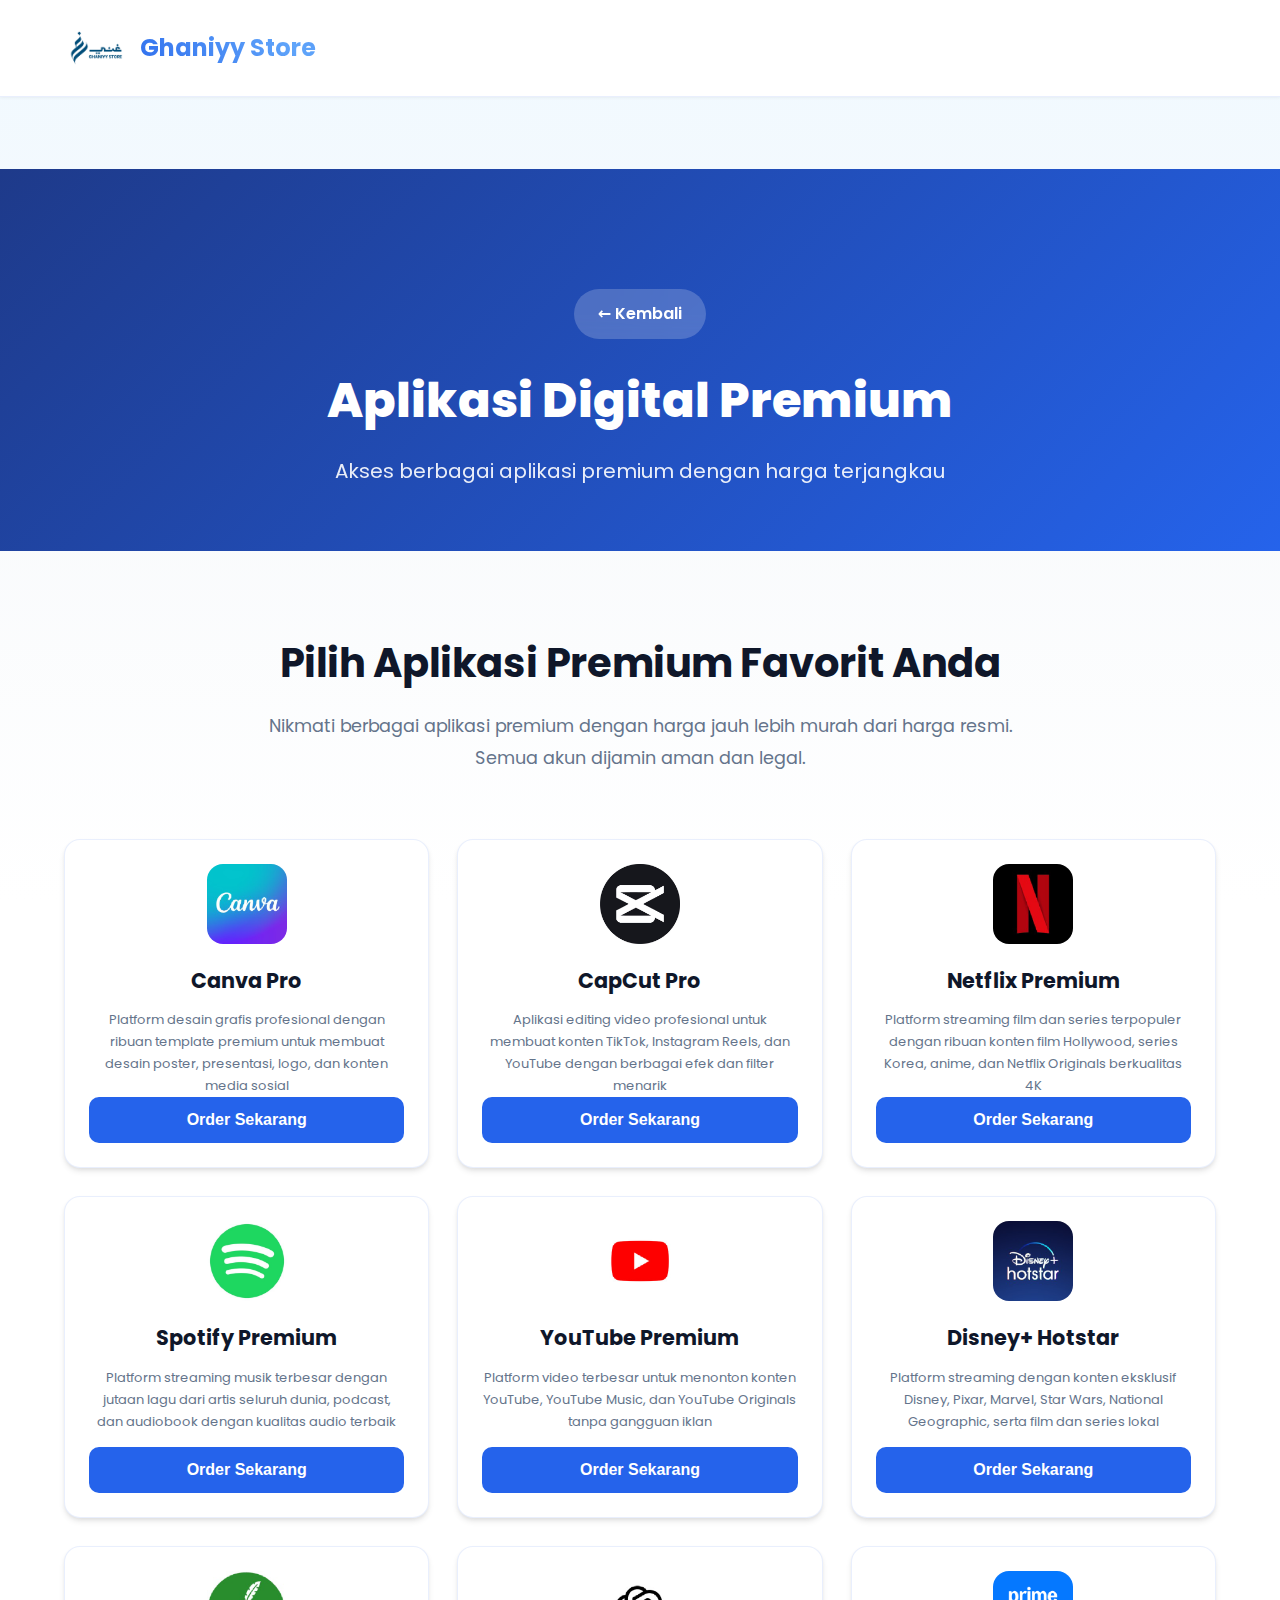
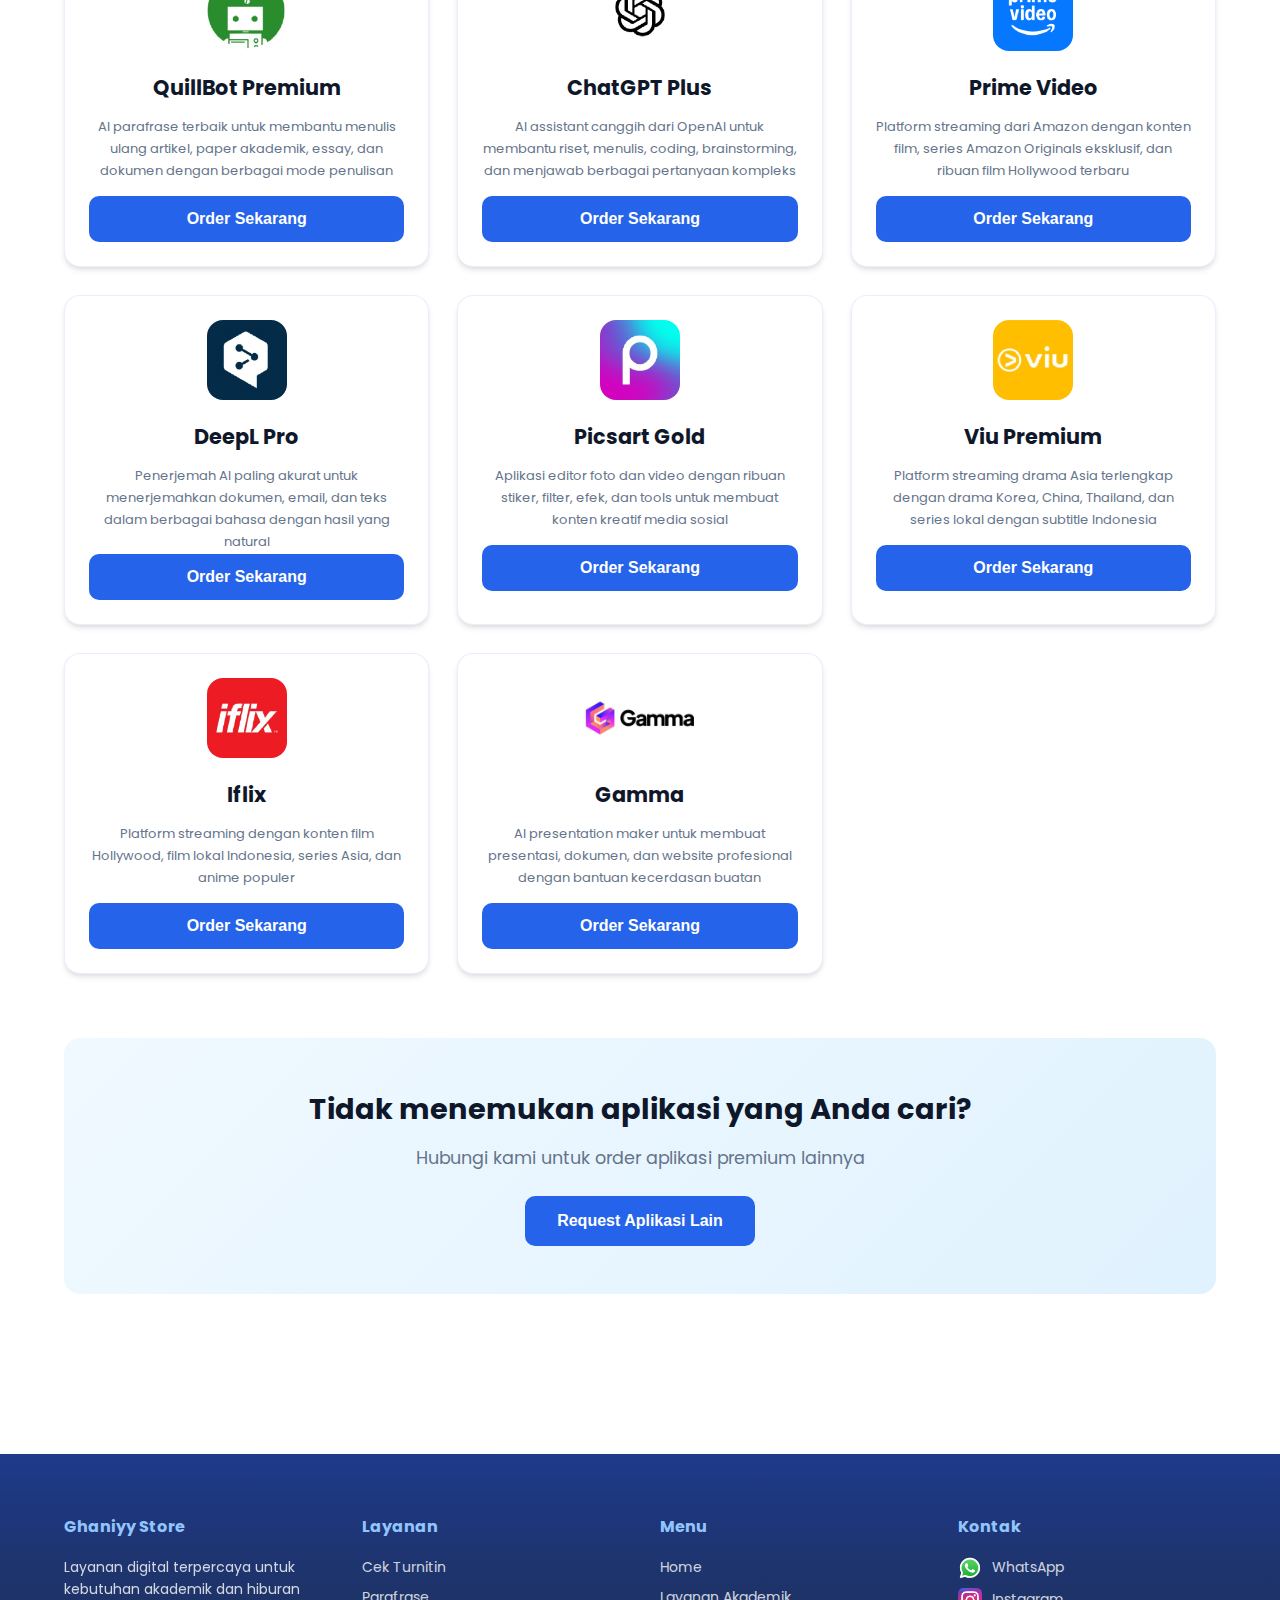
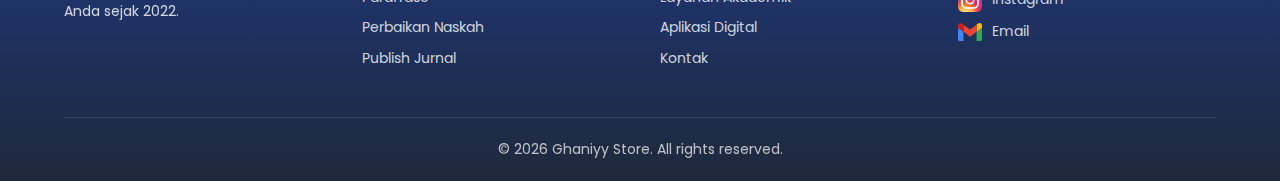
<file: WEBSITE TOKO/aplikasi.html>
<!DOCTYPE html>
<html lang="id">
<head>
  <meta charset="UTF-8" />
  <meta name="viewport" content="width=1200">
  <title>Aplikasi Digital Premium - Ghaniyy Store</title>
  <link rel="preconnect" href="https://fonts.googleapis.com">
  <link rel="preconnect" href="https://fonts.gstatic.com" crossorigin>
  <link href="https://fonts.googleapis.com/css2?family=Poppins:wght@300;400;500;600;700;800&display=swap" rel="stylesheet">
  <link rel="stylesheet" href="src/css/styles.css" />
</head>
<body>

  <!-- HEADER -->
  <header class="site-header">
    <div class="container header-inner">
      <a class="brand" href="index.html">
        <img src="assets/logo1.png" alt="Ghaniyy Store" class="logo-img"/>
        <span class="brand-text">Ghaniyy Store</span>
      </a>

      <button class="mobile-menu-toggle" id="mobileMenuToggle" aria-label="Toggle menu">
        <span>☰</span>
      </button>

      <nav class="main-nav" id="mainNav">
        <a href="index.html">Home</a>
        <a href="layanan.html">Layanan Akademik</a>
        <a href="aplikasi.html" class="active">Aplikasi Digital</a>
        <a href="kontak.html">Kontak</a>
      </nav>

      <div class="header-actions">
        <a id="wa-contact" class="btn btn-primary" target="_blank" href="https://wa.me/62895374651500?text=Halo,%20saya%20tertarik%20dengan%20layanan%20Ghaniyy%20Store">WhatsApp</a>
      </div>
    </div>
  </header>

  <!-- PAGE HEADER -->
  <section class="page-header">
    <div class="container">
      <a href="index.html" class="btn-back">← Kembali</a>
      <h1>Aplikasi Digital Premium</h1>
      <p>Akses berbagai aplikasi premium dengan harga terjangkau</p>
    </div>
  </section>

  <!-- APPS GRID -->
  <section class="section-apps-page">
    <div class="container">
      
      <div class="apps-intro">
        <h2>Pilih Aplikasi Premium Favorit Anda</h2>
        <p>Nikmati berbagai aplikasi premium dengan harga jauh lebih murah dari harga resmi. Semua akun dijamin aman dan legal.</p>
      </div>

      <div class="apps-grid">
        
        <div class="app-card" onclick="orderApp('Canva Pro')">
          <div class="app-logo">
            <img src="assets/canva-logo.png" alt="Canva Pro" />
          </div>
          <div class="app-info">
            <h3>Canva Pro</h3>
            <p class="app-desc">Platform desain grafis profesional dengan ribuan template premium untuk membuat desain poster, presentasi, logo, dan konten media sosial</p>
            <button class="btn-app-order">Order Sekarang</button>
          </div>
        </div>

        <div class="app-card" onclick="orderApp('CapCut Pro')">
          <div class="app-logo">
            <img src="assets/capcut.jpeg" alt="CapCut Pro" />
          </div>
          <div class="app-info">
            <h3>CapCut Pro</h3>
            <p class="app-desc">Aplikasi editing video profesional untuk membuat konten TikTok, Instagram Reels, dan YouTube dengan berbagai efek dan filter menarik</p>
            <button class="btn-app-order">Order Sekarang</button>
          </div>
        </div>

        <div class="app-card" onclick="orderApp('Netflix Premium')">
          <div class="app-logo">
            <img src="assets/netflix-logo.png" alt="Netflix Premium" />
          </div>
          <div class="app-info">
            <h3>Netflix Premium</h3>
            <p class="app-desc">Platform streaming film dan series terpopuler dengan ribuan konten film Hollywood, series Korea, anime, dan Netflix Originals berkualitas 4K</p>
            <button class="btn-app-order">Order Sekarang</button>
          </div>
        </div>

        <div class="app-card" onclick="orderApp('Spotify Premium')">
          <div class="app-logo">
            <img src="assets/spotify-logo.png" alt="Spotify Premium" />
          </div>
          <div class="app-info">
            <h3>Spotify Premium</h3>
            <p class="app-desc">Platform streaming musik terbesar dengan jutaan lagu dari artis seluruh dunia, podcast, dan audiobook dengan kualitas audio terbaik</p>
            <button class="btn-app-order">Order Sekarang</button>
          </div>
        </div>

        <div class="app-card" onclick="orderApp('YouTube Premium')">
          <div class="app-logo">
            <img src="assets/youtube-logo.png" alt="YouTube Premium" />
          </div>
          <div class="app-info">
            <h3>YouTube Premium</h3>
            <p class="app-desc">Platform video terbesar untuk menonton konten YouTube, YouTube Music, dan YouTube Originals tanpa gangguan iklan</p>
            <button class="btn-app-order">Order Sekarang</button>
          </div>
        </div>

        <div class="app-card" onclick="orderApp('Disney+ Hotstar')">
          <div class="app-logo">
            <img src="assets/hotstar-logo.png" alt="Disney+ Hotstar" />
          </div>
          <div class="app-info">
            <h3>Disney+ Hotstar</h3>
            <p class="app-desc">Platform streaming dengan konten eksklusif Disney, Pixar, Marvel, Star Wars, National Geographic, serta film dan series lokal</p>
            <button class="btn-app-order">Order Sekarang</button>
          </div>
        </div>

        <div class="app-card" onclick="orderApp('QuillBot Premium')">
          <div class="app-logo">
            <img src="assets/quillbot-logo.png" alt="QuillBot Premium" />
          </div>
          <div class="app-info">
            <h3>QuillBot Premium</h3>
            <p class="app-desc">AI parafrase terbaik untuk membantu menulis ulang artikel, paper akademik, essay, dan dokumen dengan berbagai mode penulisan</p>
            <button class="btn-app-order">Order Sekarang</button>
          </div>
        </div>

        <div class="app-card" onclick="orderApp('ChatGPT Plus')">
          <div class="app-logo">
            <img src="assets/chatgpt-logo.png" alt="ChatGPT Plus" />
          </div>
          <div class="app-info">
            <h3>ChatGPT Plus</h3>
            <p class="app-desc">AI assistant canggih dari OpenAI untuk membantu riset, menulis, coding, brainstorming, dan menjawab berbagai pertanyaan kompleks</p>
            <button class="btn-app-order">Order Sekarang</button>
          </div>
        </div>

        <div class="app-card" onclick="orderApp('Prime Video')">
          <div class="app-logo">
            <img src="assets/primevideo-logo.png" alt="Prime Video" />
          </div>
          <div class="app-info">
            <h3>Prime Video</h3>
            <p class="app-desc">Platform streaming dari Amazon dengan konten film, series Amazon Originals eksklusif, dan ribuan film Hollywood terbaru</p>
            <button class="btn-app-order">Order Sekarang</button>
          </div>
        </div>

        <div class="app-card" onclick="orderApp('DeepL Pro')">
          <div class="app-logo">
            <img src="assets/deepl-logo.png" alt="DeepL Pro" />
          </div>
          <div class="app-info">
            <h3>DeepL Pro</h3>
            <p class="app-desc">Penerjemah AI paling akurat untuk menerjemahkan dokumen, email, dan teks dalam berbagai bahasa dengan hasil yang natural</p>
            <button class="btn-app-order">Order Sekarang</button>
          </div>
        </div>

        <div class="app-card" onclick="orderApp('Picsart Gold')">
          <div class="app-logo">
            <img src="assets/picsart-logo.png" alt="Picsart Gold" />
          </div>
          <div class="app-info">
            <h3>Picsart Gold</h3>
            <p class="app-desc">Aplikasi editor foto dan video dengan ribuan stiker, filter, efek, dan tools untuk membuat konten kreatif media sosial</p>
            <button class="btn-app-order">Order Sekarang</button>
          </div>
        </div>

        <div class="app-card" onclick="orderApp('Viu Premium')">
          <div class="app-logo">
            <img src="assets/viu-logo.png" alt="Viu Premium" />
          </div>
          <div class="app-info">
            <h3>Viu Premium</h3>
            <p class="app-desc">Platform streaming drama Asia terlengkap dengan drama Korea, China, Thailand, dan series lokal dengan subtitle Indonesia</p>
            <button class="btn-app-order">Order Sekarang</button>
          </div>
        </div>

        <div class="app-card" onclick="orderApp('Iflix VIP')">
          <div class="app-logo">
            <img src="assets/iflix-logo.png" alt="Iflix VIP" />
          </div>
          <div class="app-info">
            <h3>Iflix</h3>
            <p class="app-desc">Platform streaming dengan konten film Hollywood, film lokal Indonesia, series Asia, dan anime populer</p>
            <button class="btn-app-order">Order Sekarang</button>
          </div>
        </div>

        <div class="app-card" onclick="orderApp('Gamma Pro')">
          <div class="app-logo">
            <img src="assets/gamma.jpeg" alt="Gamma Pro" />
          </div>
          <div class="app-info">
            <h3>Gamma</h3>
            <p class="app-desc">AI presentation maker untuk membuat presentasi, dokumen, dan website profesional dengan bantuan kecerdasan buatan</p>
            <button class="btn-app-order">Order Sekarang</button>
          </div>
        </div>

      </div>

      <div class="apps-custom">
        <h3>Tidak menemukan aplikasi yang Anda cari?</h3>
        <p>Hubungi kami untuk order aplikasi premium lainnya</p>
        <button class="btn btn-primary btn-lg" onclick="orderCustomApp()">Request Aplikasi Lain</button>
      </div>

    </div>
  </section>

  <!-- FOOTER -->
  <footer class="site-footer">
    <div class="container footer-content">
      <div class="footer-grid">
        <div class="footer-col">
          <h4>Ghaniyy Store</h4>
          <p>Layanan digital terpercaya untuk kebutuhan akademik dan hiburan Anda sejak 2022.</p>
        </div>
        <div class="footer-col">
          <h4>Layanan</h4>
          <ul>
            <li><a href="layanan.html">Cek Turnitin</a></li>
            <li><a href="layanan.html">Parafrase</a></li>
            <li><a href="layanan.html">Perbaikan Naskah</a></li>
            <li><a href="layanan.html">Publish Jurnal</a></li>
          </ul>
        </div>
        <div class="footer-col">
          <h4>Menu</h4>
          <ul>
            <li><a href="index.html">Home</a></li>
            <li><a href="layanan.html">Layanan Akademik</a></li>
            <li><a href="aplikasi.html">Aplikasi Digital</a></li>
            <li><a href="kontak.html">Kontak</a></li>
          </ul>
        </div>
        <div class="footer-col">
          <h4>Kontak</h4>
          <ul>
            <li>
              <a href="https://wa.me/62895374651500?text=Halo,%20saya%20tertarik%20dengan%20layanan%20Ghaniyy%20Store" target="_blank">
                <img src="assets/whatsapp-logo.svg" alt="WhatsApp" class="footer-icon"/> WhatsApp
              </a>
            </li>
            <li>
              <a href="https://www.instagram.com/ghaniyystore.official?igsh=dGpvbXdjb3ZzbmF2" target="_blank">
                <img src="assets/instagram-logo.png" alt="Instagram" class="footer-icon"/> Instagram
              </a>
            </li>
            <li>
              <a href="mailto:cs.ghaniyystore@gmail.com">
                <img src="assets/email-logo.svg" alt="Email" class="footer-icon"/> Email
              </a>
            </li>
          </ul>
        </div>
      </div>
      <div class="footer-bottom">
        <p>&copy; <span id="year"></span> Ghaniyy Store. All rights reserved.</p>
      </div>
    </div>
  </footer>

  <script src="src/js/products.js"></script>
  <script src="src/js/app.js"></script>
  
  <script>
    // Order functions
    function orderApp(appName) {
      const message = `Halo Ka, saya mau order ${appName}`;
      window.open(`https://wa.me/62895374651500?text=${encodeURIComponent(message)}`, '_blank');
    }
    
    function orderCustomApp() {
      const message = 'Halo Ka, saya mau order aplikasi premium lainnya (sebutkan aplikasi yang anda inginkan)';
      window.open(`https://wa.me/62895374651500?text=${encodeURIComponent(message)}`, '_blank');
    }
    
    // Set year
    document.getElementById('year').textContent = new Date().getFullYear();
  </script>

</body>
</html>
</file>
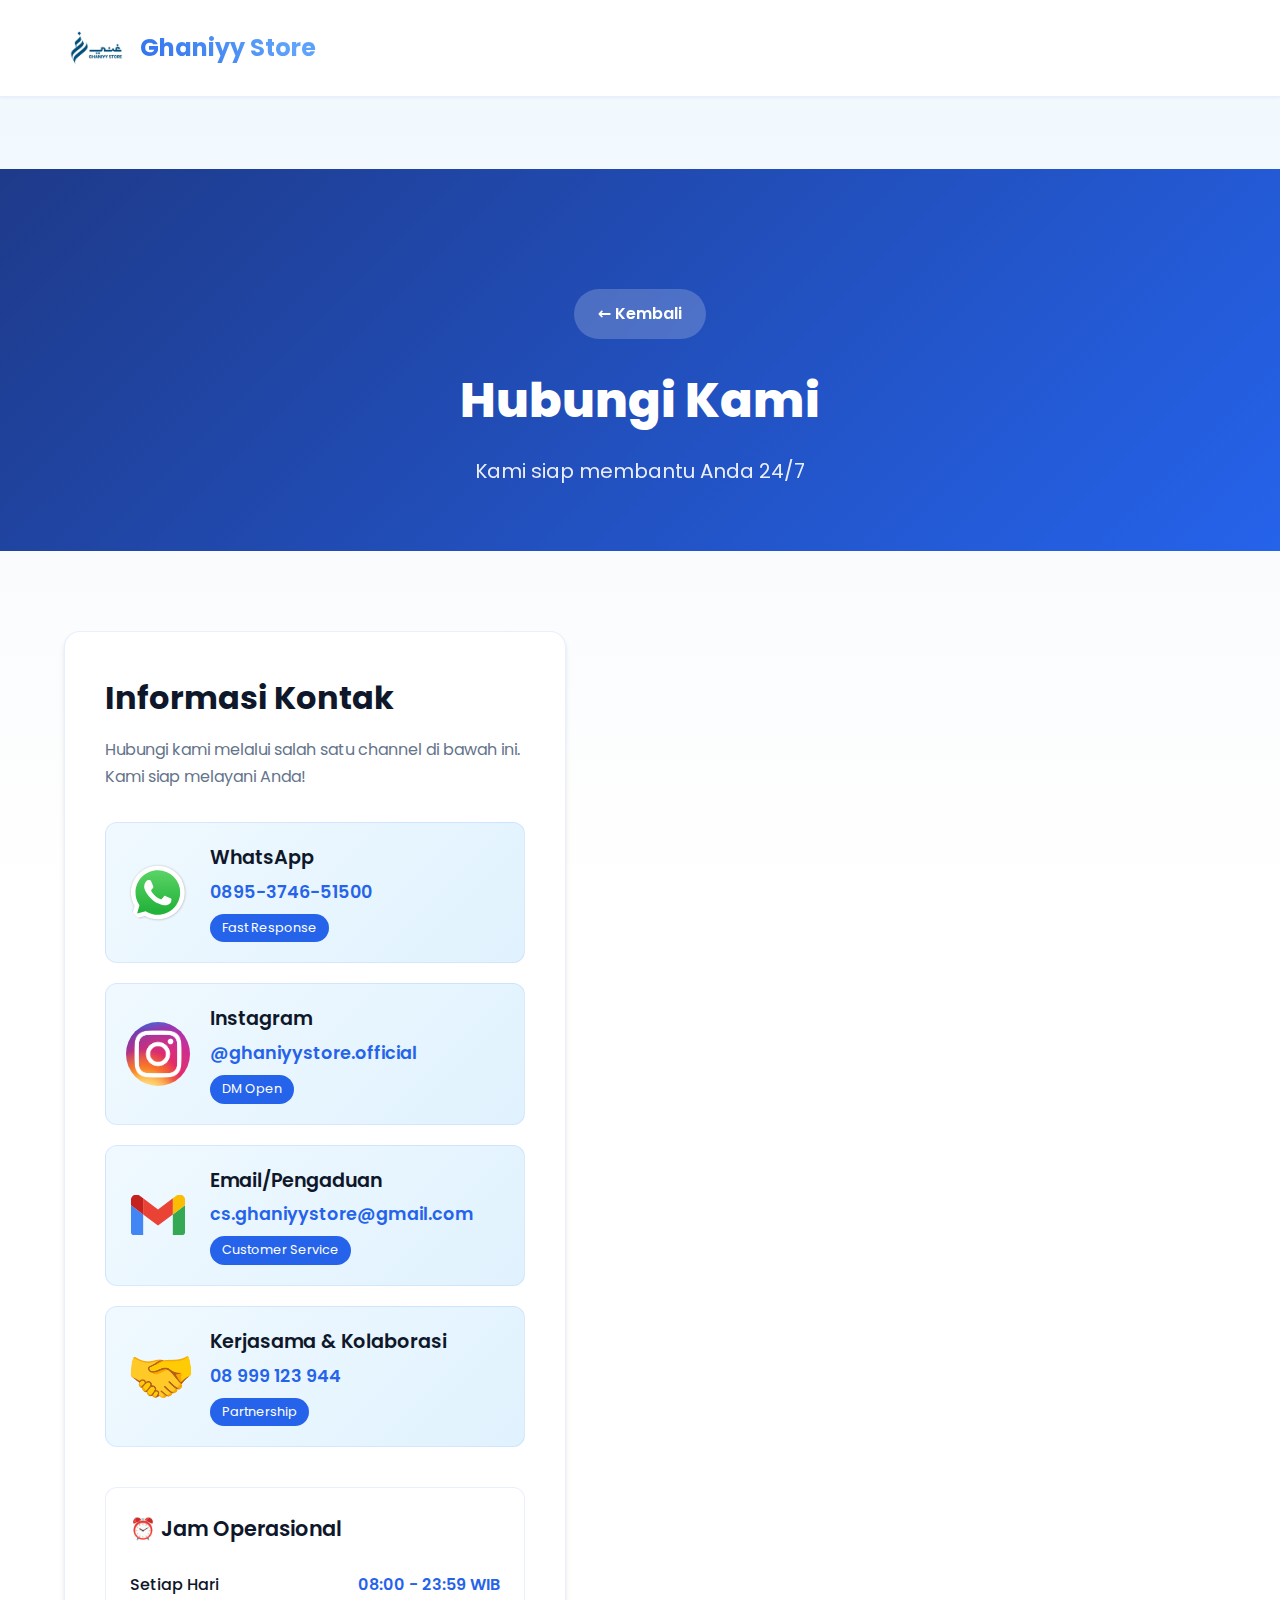
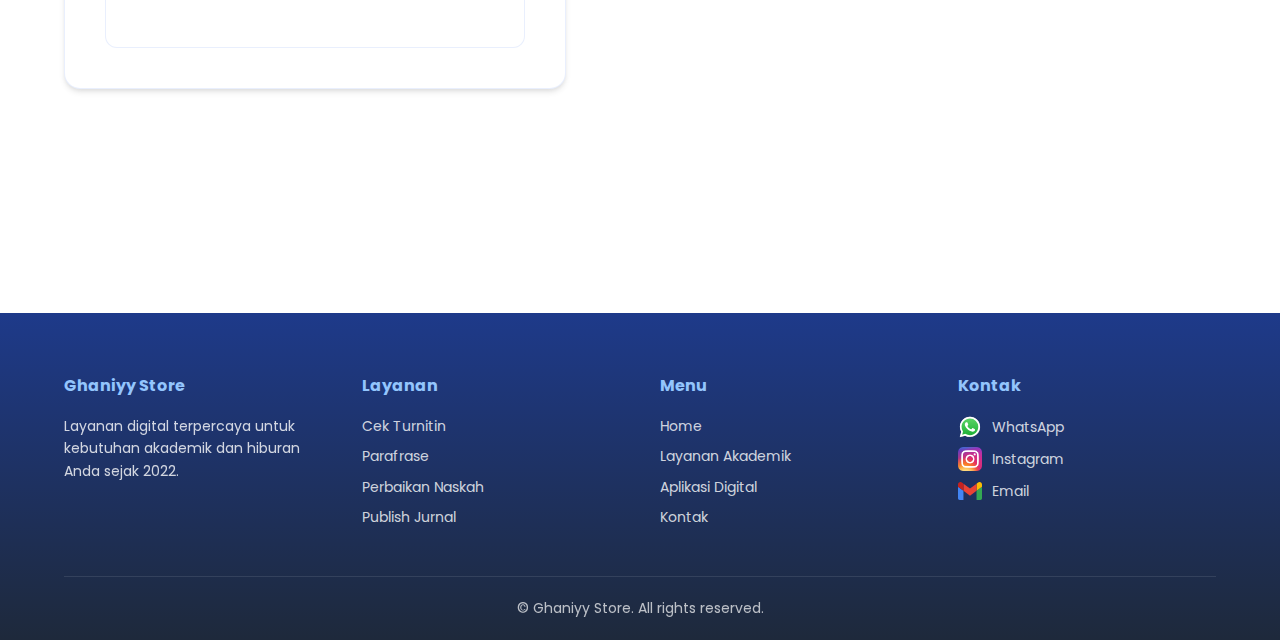
<file: WEBSITE TOKO/kontak.html>
<!DOCTYPE html>
<html lang="id">
<head>
  <meta charset="UTF-8" />
  <meta name="viewport" content="width=1200">
  <title>Hubungi Kami - Ghaniyy Store</title>
  <link rel="preconnect" href="https://fonts.googleapis.com">
  <link rel="preconnect" href="https://fonts.gstatic.com" crossorigin>
  <link href="https://fonts.googleapis.com/css2?family=Poppins:wght@300;400;500;600;700;800&display=swap" rel="stylesheet">
  <link rel="stylesheet" href="src/css/styles.css" />
</head>
<body>

  <!-- HEADER -->
  <header class="site-header">
    <div class="container header-inner">
      <a class="brand" href="index.html">
        <img src="assets/logo1.png" alt="Ghaniyy Store" class="logo-img"/>
        <span class="brand-text">Ghaniyy Store</span>
      </a>

      <button class="mobile-menu-toggle" id="mobileMenuToggle" aria-label="Toggle menu">
        <span>☰</span>
      </button>

      <nav class="main-nav" id="mainNav">
        <a href="index.html">Home</a>
        <a href="layanan.html">Layanan Akademik</a>
        <a href="aplikasi.html">Aplikasi Digital</a>
        <a href="kontak.html" class="active">Kontak</a>
      </nav>

      <div class="header-actions">
        <a id="wa-contact" class="btn btn-primary" target="_blank" href="https://wa.me/62895374651500?text=Halo,%20saya%20tertarik%20dengan%20layanan%20Ghaniyy%20Store">WhatsApp</a>
      </div>
    </div>
  </header>

  <!-- PAGE HEADER -->
  <section class="page-header">
    <div class="container">
      <a href="index.html" class="btn-back">← Kembali</a>
      <h1>Hubungi Kami</h1>
      <p>Kami siap membantu Anda 24/7</p>
    </div>
  </section>

  <!-- KONTAK SECTION -->
  <section class="section-kontak-page">
    <div class="container">
      
      <div class="kontak-grid">
        
        <!-- KONTAK INFO -->
        <div class="kontak-info-box">
          <h2>Informasi Kontak</h2>
          <p>Hubungi kami melalui salah satu channel di bawah ini. Kami siap melayani Anda!</p>
          
          <div class="kontak-methods">
            
            <div class="kontak-method">
              <a href="https://wa.me/62895374651500?text=Halo,%20saya%20tertarik%20dengan%20layanan%20Ghaniyy%20Store" target="_blank" class="kontak-method-link">
                <div class="kontak-method-icon">
                  <img src="assets/whatsapp-logo.svg" alt="WhatsApp" />
                </div>
                <div class="kontak-method-info">
                  <h4>WhatsApp</h4>
                  <p class="kontak-number">0895-3746-51500</p>
                  <span class="kontak-badge">Fast Response</span>
                </div>
              </a>
            </div>

            <div class="kontak-method">
              <a href="https://www.instagram.com/ghaniyystore.official?igsh=dGpvbXdjb3ZzbmF2" target="_blank" class="kontak-method-link">
                <div class="kontak-method-icon">
                  <img src="assets/instagram-logo.png" alt="Instagram" />
                </div>
                <div class="kontak-method-info">
                  <h4>Instagram</h4>
                  <p class="kontak-username">@ghaniyystore.official</p>
                  <span class="kontak-badge">DM Open</span>
                </div>
              </a>
            </div>

            <div class="kontak-method">
              <a href="mailto:cs.ghaniyystore@gmail.com" class="kontak-method-link">
                <div class="kontak-method-icon">
                  <img src="assets/email-logo.svg" alt="Email" />
                </div>
                <div class="kontak-method-info">
                  <h4>Email/Pengaduan</h4>
                  <p class="kontak-username">cs.ghaniyystore@gmail.com</p>
                  <span class="kontak-badge">Customer Service</span>
                </div>
              </a>
            </div>

            <div class="kontak-method kontak-collab">
              <a href="https://wa.me/628999123944?text=Halo,%20saya%20tertarik%20untuk%20kerjasama%20dan%20kolaborasi" target="_blank" class="kontak-method-link">
                <div class="kontak-method-icon">
                  <span class="collab-emoji">🤝</span>
                </div>
                <div class="kontak-method-info">
                  <h4>Kerjasama & Kolaborasi</h4>
                  <p class="kontak-number">08 999 123 944</p>
                  <span class="kontak-badge">Partnership</span>
                </div>
              </a>
            </div>

          </div>

          <div class="jam-operasional">
            <h3>⏰ Jam Operasional</h3>
            <div class="jam-list">
              <div class="jam-item">
                <span class="jam-hari">Setiap Hari</span>
                <span class="jam-waktu">08:00 - 23:59 WIB</span>
              </div>
            </div>
          </div>

        </div>

      </div>

    </div>
  </section>

  <!-- FOOTER -->
  <footer class="site-footer">
    <div class="container footer-content">
      <div class="footer-grid">
        <div class="footer-col">
          <h4>Ghaniyy Store</h4>
          <p>Layanan digital terpercaya untuk kebutuhan akademik dan hiburan Anda sejak 2022.</p>
        </div>
        <div class="footer-col">
          <h4>Layanan</h4>
          <ul>
            <li><a href="layanan.html">Cek Turnitin</a></li>
            <li><a href="layanan.html">Parafrase</a></li>
            <li><a href="layanan.html">Perbaikan Naskah</a></li>
            <li><a href="layanan.html">Publish Jurnal</a></li>
          </ul>
        </div>
        <div class="footer-col">
          <h4>Menu</h4>
          <ul>
            <li><a href="index.html">Home</a></li>
            <li><a href="layanan.html">Layanan Akademik</a></li>
            <li><a href="aplikasi.html">Aplikasi Digital</a></li>
            <li><a href="kontak.html">Kontak</a></li>
          </ul>
        </div>
        <div class="footer-col">
          <h4>Kontak</h4>
          <ul>
            <li>
              <a href="https://wa.me/62895374651500?text=Halo,%20saya%20tertarik%20dengan%20layanan%20Ghaniyy%20Store" target="_blank">
                <img src="assets/whatsapp-logo.svg" alt="WhatsApp" class="footer-icon"/> WhatsApp
              </a>
            </li>
            <li>
              <a href="https://www.instagram.com/ghaniyystore.official?igsh=dGpvbXdjb3ZzbmF2" target="_blank">
                <img src="assets/instagram-logo.png" alt="Instagram" class="footer-icon"/> Instagram
              </a>
            </li>
            <li>
              <a href="mailto:cs.ghaniyystore@gmail.com">
                <img src="assets/email-logo.svg" alt="Email" class="footer-icon"/> Email
              </a>
            </li>
          </ul>
        </div>
      </div>
      <div class="footer-bottom">
        <p>&copy; <span id="year"></span> Ghaniyy Store. All rights reserved.</p>
      </div>
    </div>
  </footer>

  <script src="src/js/products.js"></script>
  <script src="src/js/app.js"></script>

</body>
</html>
</file>
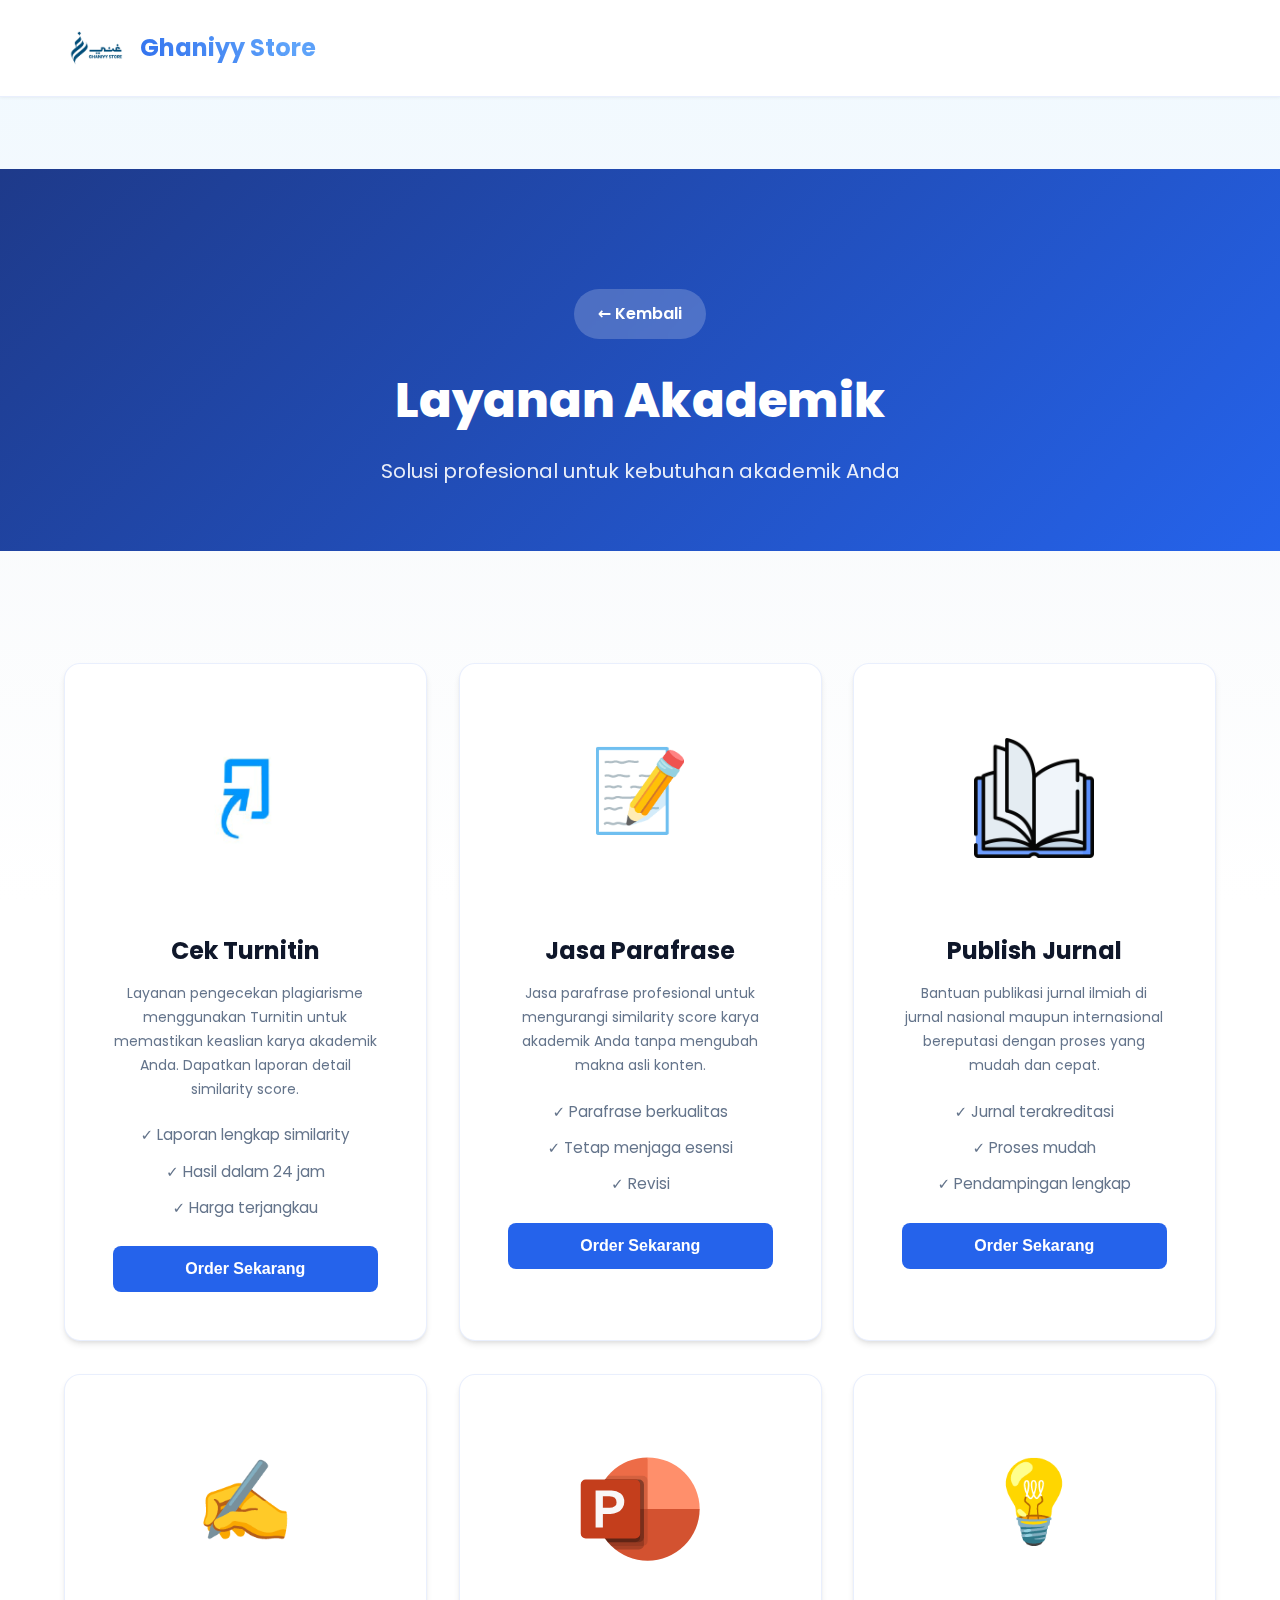
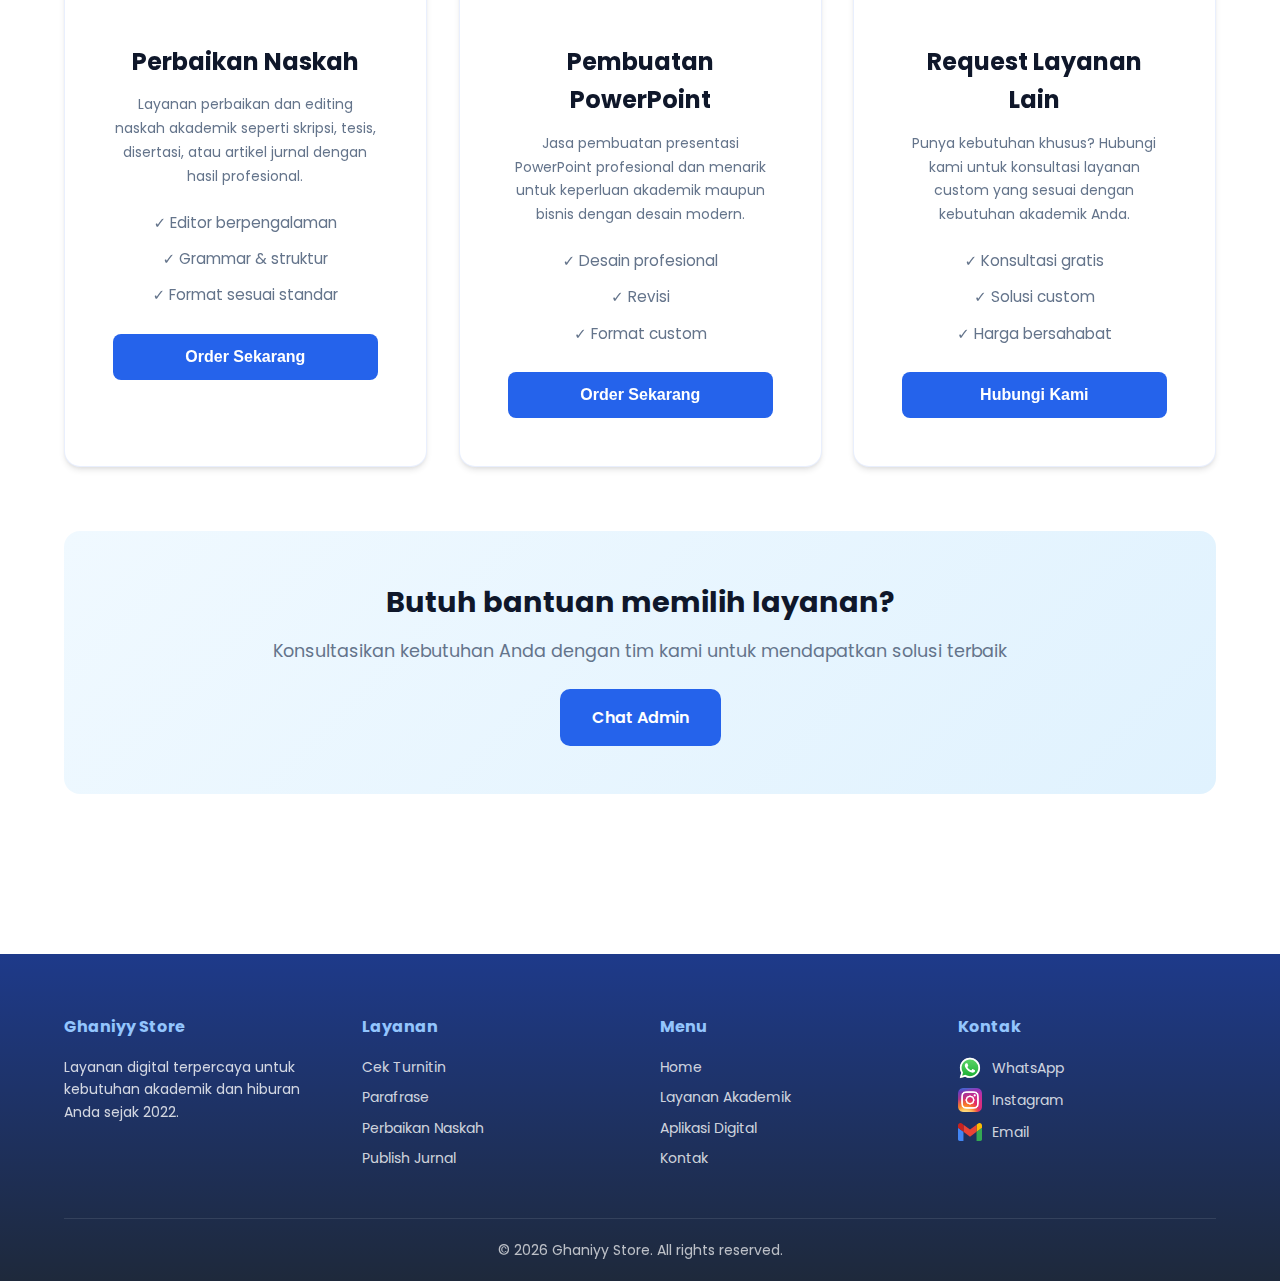
<file: WEBSITE TOKO/layanan.html>
<!DOCTYPE html>
<html lang="id">
<head>
  <meta charset="UTF-8" />
  <meta name="viewport" content="width=1200">
  <title>Layanan Akademik - Ghaniyy Store</title>
  <link rel="preconnect" href="https://fonts.googleapis.com">
  <link rel="preconnect" href="https://fonts.gstatic.com" crossorigin>
  <link href="https://fonts.googleapis.com/css2?family=Poppins:wght@300;400;500;600;700;800&display=swap" rel="stylesheet">
  <link rel="stylesheet" href="src/css/styles.css" />
</head>
<body>

  <!-- HEADER -->
  <header class="site-header">
    <div class="container header-inner">
      <a class="brand" href="index.html">
        <img src="assets/logo1.png" alt="Ghaniyy Store" class="logo-img"/>
        <span class="brand-text">Ghaniyy Store</span>
      </a>

      <button class="mobile-menu-toggle" id="mobileMenuToggle" aria-label="Toggle menu">
        <span>☰</span>
      </button>

      <nav class="main-nav" id="mainNav">
        <a href="index.html">Home</a>
        <a href="layanan.html" class="active">Layanan Akademik</a>
        <a href="aplikasi.html">Aplikasi Digital</a>
        <a href="kontak.html">Kontak</a>
      </nav>

      <div class="header-actions">
        <a id="wa-contact" class="btn btn-primary" target="_blank" href="https://wa.me/62895374651500?text=Halo,%20saya%20tertarik%20dengan%20layanan%20Ghaniyy%20Store">WhatsApp</a>
      </div>
    </div>
  </header>

  <!-- PAGE HEADER -->
  <section class="page-header">
    <div class="container">
      <a href="index.html" class="btn-back">← Kembali</a>
      <h1>Layanan Akademik</h1>
      <p>Solusi profesional untuk kebutuhan akademik Anda</p>
    </div>
  </section>

  <!-- LAYANAN GRID -->
  <section class="section-layanan-page">
    <div class="container">
      <div class="layanan-grid">
        
        <div class="layanan-card" onclick="orderTurnitin()">
          <div class="layanan-image">
            <img src="assets/turnitin-icon.png" alt="Cek Turnitin" />
          </div>
          <div class="layanan-content">
            <h3>Cek Turnitin</h3>
            <p>Layanan pengecekan plagiarisme menggunakan Turnitin untuk memastikan keaslian karya akademik Anda. Dapatkan laporan detail similarity score.</p>
            <ul class="layanan-features">
              <li>✓ Laporan lengkap similarity</li>
              <li>✓ Hasil dalam 24 jam</li>
              <li>✓ Harga terjangkau</li>
            </ul>
            <button class="btn-order">Order Sekarang</button>
          </div>
        </div>

        <div class="layanan-card" onclick="orderParafrase()">
          <div class="layanan-image">
            <div class="layanan-icon">📝</div>
          </div>
          <div class="layanan-content">
            <h3>Jasa Parafrase</h3>
            <p>Jasa parafrase profesional untuk mengurangi similarity score karya akademik Anda tanpa mengubah makna asli konten.</p>
            <ul class="layanan-features">
              <li>✓ Parafrase berkualitas</li>
              <li>✓ Tetap menjaga esensi</li>
              <li>✓ Revisi</li>
            </ul>
            <button class="btn-order">Order Sekarang</button>
          </div>
        </div>

        <div class="layanan-card" onclick="orderJurnal()">
          <div class="layanan-image">
            <img src="assets/journal-logo.png" alt="Publish Jurnal" />
          </div>
          <div class="layanan-content">
            <h3>Publish Jurnal</h3>
            <p>Bantuan publikasi jurnal ilmiah di jurnal nasional maupun internasional bereputasi dengan proses yang mudah dan cepat.</p>
            <ul class="layanan-features">
              <li>✓ Jurnal terakreditasi</li>
              <li>✓ Proses mudah</li>
              <li>✓ Pendampingan lengkap</li>
            </ul>
            <button class="btn-order">Order Sekarang</button>
          </div>
        </div>

        <div class="layanan-card" onclick="orderNaskah()">
          <div class="layanan-image">
            <div class="layanan-icon">✍️</div>
          </div>
          <div class="layanan-content">
            <h3>Perbaikan Naskah</h3>
            <p>Layanan perbaikan dan editing naskah akademik seperti skripsi, tesis, disertasi, atau artikel jurnal dengan hasil profesional.</p>
            <ul class="layanan-features">
              <li>✓ Editor berpengalaman</li>
              <li>✓ Grammar & struktur</li>
              <li>✓ Format sesuai standar</li>
            </ul>
            <button class="btn-order">Order Sekarang</button>
          </div>
        </div>

        <div class="layanan-card" onclick="orderPowerPoint()">
          <div class="layanan-image">
            <img src="assets/powerpoint-logo.svg" alt="PowerPoint" />
          </div>
          <div class="layanan-content">
            <h3>Pembuatan PowerPoint</h3>
            <p>Jasa pembuatan presentasi PowerPoint profesional dan menarik untuk keperluan akademik maupun bisnis dengan desain modern.</p>
            <ul class="layanan-features">
              <li>✓ Desain profesional</li>
              <li>✓ Revisi</li>
              <li>✓ Format custom</li>
            </ul>
            <button class="btn-order">Order Sekarang</button>
          </div>
        </div>

        <div class="layanan-card" onclick="orderCustom()">
          <div class="layanan-image">
            <div class="layanan-icon">💡</div>
          </div>
          <div class="layanan-content">
            <h3>Request Layanan Lain</h3>
            <p>Punya kebutuhan khusus? Hubungi kami untuk konsultasi layanan custom yang sesuai dengan kebutuhan akademik Anda.</p>
            <ul class="layanan-features">
              <li>✓ Konsultasi gratis</li>
              <li>✓ Solusi custom</li>
              <li>✓ Harga bersahabat</li>
            </ul>
            <button class="btn-order">Hubungi Kami</button>
          </div>
        </div>

      </div>
      
      <div class="layanan-cta">
        <h3>Butuh bantuan memilih layanan?</h3>
        <p>Konsultasikan kebutuhan Anda dengan tim kami untuk mendapatkan solusi terbaik</p>
        <a class="btn btn-primary btn-lg" href="https://wa.me/62895374651500?text=Halo,%20saya%20ingin%20konsultasi%20layanan%20akademik" target="_blank">Chat Admin</a>
      </div>
    </div>
  </section>

  <!-- FOOTER -->
  <footer class="site-footer">
    <div class="container footer-content">
      <div class="footer-grid">
        <div class="footer-col">
          <h4>Ghaniyy Store</h4>
          <p>Layanan digital terpercaya untuk kebutuhan akademik dan hiburan Anda sejak 2022.</p>
        </div>
        <div class="footer-col">
          <h4>Layanan</h4>
          <ul>
            <li><a href="layanan.html">Cek Turnitin</a></li>
            <li><a href="layanan.html">Parafrase</a></li>
            <li><a href="layanan.html">Perbaikan Naskah</a></li>
            <li><a href="layanan.html">Publish Jurnal</a></li>
          </ul>
        </div>
        <div class="footer-col">
          <h4>Menu</h4>
          <ul>
            <li><a href="index.html">Home</a></li>
            <li><a href="layanan.html">Layanan Akademik</a></li>
            <li><a href="aplikasi.html">Aplikasi Digital</a></li>
            <li><a href="kontak.html">Kontak</a></li>
          </ul>
        </div>
        <div class="footer-col">
          <h4>Kontak</h4>
          <ul>
            <li>
              <a href="https://wa.me/62895374651500?text=Halo,%20saya%20tertarik%20dengan%20layanan%20Ghaniyy%20Store" target="_blank">
                <img src="assets/whatsapp-logo.svg" alt="WhatsApp" class="footer-icon"/> WhatsApp
              </a>
            </li>
            <li>
              <a href="https://www.instagram.com/ghaniyystore.official?igsh=dGpvbXdjb3ZzbmF2" target="_blank">
                <img src="assets/instagram-logo.png" alt="Instagram" class="footer-icon"/> Instagram
              </a>
            </li>
            <li>
              <a href="mailto:cs.ghaniyystore@gmail.com">
                <img src="assets/email-logo.svg" alt="Email" class="footer-icon"/> Email
              </a>
            </li>
          </ul>
        </div>
      </div>
      <div class="footer-bottom">
        <p>&copy; <span id="year"></span> Ghaniyy Store. All rights reserved.</p>
      </div>
    </div>
  </footer>

  <script src="src/js/products.js"></script>
  <script src="src/js/app.js"></script>
  
  <script>
    // Order functions untuk layanan akademik
    function orderTurnitin() {
      const message = 'Halo Ka, Saya Mau Cek Turnitin';
      window.open(`https://wa.me/62895374651500?text=${encodeURIComponent(message)}`, '_blank');
    }
    
    function orderParafrase() {
      window.open('https://s.id/cekbiayaparafrase', '_blank');
    }
    
    function orderJurnal() {
      const message = 'Halo Ka, Saya Mau Konsultasi untuk Publish Jurnal';
      window.open(`https://wa.me/62895374651500?text=${encodeURIComponent(message)}`, '_blank');
    }
    
    function orderNaskah() {
      const message = 'Halo Ka, Saya Mau Jasa Perbaikan Naskah (Daftar Isi, Daftar Pustaka, Mendeley, Margin, atau lainnya)';
      window.open(`https://wa.me/62895374651500?text=${encodeURIComponent(message)}`, '_blank');
    }
    
    function orderPowerPoint() {
      const message = 'Halo Ka, Saya Mau Jasa Pembuatan PowerPoint';
      window.open(`https://wa.me/62895374651500?text=${encodeURIComponent(message)}`, '_blank');
    }
    
    function orderCustom() {
      const message = 'Halo Ka, saya mau order layanan lainnya (sebutkan layanan yang anda inginkan)';
      window.open(`https://wa.me/62895374651500?text=${encodeURIComponent(message)}`, '_blank');
    }
    
    // Set year
    document.getElementById('year').textContent = new Date().getFullYear();
  </script>

</body>
</html>
</file>
<file: WEBSITE TOKO/src/css/styles.css>
/* ===== VARIABLES ===== */
:root {
  --bg: linear-gradient(180deg, #f0f9ff 0%, #f8fafc 50%, #ffffff 100%);
  --bg-light: #f8fafc;
  --card: #ffffff;
  --accent: #2563eb;
  --accent-hover: #1d4ed8;
  --accent-light: #60a5fa;
  --muted: #64748b;
  --text-dark: #0f172a;
  --border: rgba(37, 99, 235, 0.1);
  --radius: 16px;
  --shadow: 0 4px 6px -1px rgba(0, 0, 0, 0.1), 0 2px 4px -1px rgba(0, 0, 0, 0.06);
  --shadow-hover: 0 20px 25px -5px rgba(0, 0, 0, 0.1), 0 10px 10px -5px rgba(0, 0, 0, 0.04);
  font-family: 'Poppins', 'Segoe UI', Roboto, system-ui, -apple-system, Arial, sans-serif;
}

/* ===== RESET ===== */
* {
  box-sizing: border-box;
  margin: 0;
  padding: 0;
}

html {
  scroll-behavior: smooth;
}

body {
  min-height: 100vh;
  background: linear-gradient(180deg, #f0f9ff 0%, #f8fafc 50%, #ffffff 100%);
  background-attachment: fixed;
  color: var(--text-dark);
  line-height: 1.6;
}

/* Enhanced cursor for clickable elements */
button,
a,
.layanan-card,
.app-item,
.digital-toggle,
[onclick] {
  cursor: pointer !important;
}

button:hover,
a:hover,
.layanan-card:hover,
.app-item:hover {
  cursor: pointer !important;
}

/* ===== UTILITIES ===== */
.container {
  max-width: 1200px;
  margin: 0 auto;
  padding: 0 24px;
}

.section {
  padding: 60px 0;
}

.bg-white {
  background: #ffffff;
  color: var(--text-dark);
}

.section-head {
  text-align: center;
  margin-bottom: 48px;
}

.section-head h2 {
  font-size: 32px;
  color: var(--text-dark);
  margin-bottom: 12px;
  font-weight: 700;
}

.section-divider {
  width: 80px;
  height: 4px;
  background: var(--accent);
  margin: 16px auto 24px;
  border-radius: 2px;
}

.section-subtitle {
  color: var(--muted);
  font-size: 16px;
  max-width: 600px;
  margin: 0 auto;
}

.bg-light {
  background: #ffffff;
}

/* ===== MUSIC TOGGLE BUTTON ===== */
.music-toggle {
  position: fixed;
  bottom: 24px;
  right: 24px;
  width: 56px;
  height: 56px;
  border-radius: 50%;
  background: var(--accent);
  border: none;
  color: #ffffff;
  font-size: 24px;
  cursor: pointer;
  box-shadow: 0 4px 12px rgba(37, 99, 235, 0.3);
  z-index: 999;
  display: flex;
  align-items: center;
  justify-content: center;
  transition: all 0.3s ease;
  animation: subtlePulse 2s ease-in-out infinite;
}

.music-toggle:hover {
  transform: scale(1.1);
  box-shadow: 0 6px 20px rgba(37, 99, 235, 0.4);
}

.music-toggle.playing {
  background: linear-gradient(135deg, var(--accent), var(--accent-light));
}

/* ===== HEADER ===== */
.site-header {
  background: rgba(255, 255, 255, 0.95);
  border-bottom: 1px solid var(--border);
  position: sticky;
  top: 0;
  z-index: 1002;
  backdrop-filter: blur(10px);
  box-shadow: 0 1px 3px rgba(0, 0, 0, 0.05);
}

.header-inner {
  display: flex;
  align-items: center;
  justify-content: space-between;
  padding: 16px 24px;
}

.brand {
  display: flex;
  align-items: center;
  gap: 12px;
  text-decoration: none;
  color: var(--text-dark);
  transition: all 0.3s ease;
}

.brand:hover {
  transform: translateY(-2px);
}

.logo-img {
  width: 64px;
  height: 64px;
  border-radius: 8px;
  background: transparent;
  mix-blend-mode: multiply;
  animation: logoFloat 3s ease-in-out infinite;
}

@keyframes logoFloat {
  0%, 100% {
    transform: translateY(0);
  }
  50% {
    transform: translateY(-5px);
  }
}

.brand-text {
  font-weight: 700;
  font-size: 24px;
  color: var(--accent);
  white-space: nowrap;
  background: linear-gradient(90deg, var(--accent), #60a5fa, var(--accent));
  background-size: 200% auto;
  -webkit-background-clip: text;
  background-clip: text;
  -webkit-text-fill-color: transparent;
  animation: gradientFlow 4s ease-in-out infinite;
}

@keyframes gradientFlow {
  0%, 100% {
    background-position: 0% center;
  }
  50% {
    background-position: 100% center;
  }
}

/* Hamburger Menu */
.hamburger {
  display: flex;
  flex-direction: column;
  gap: 5px;
  cursor: pointer;
  padding: 10px;
  z-index: 9999;
}

.hamburger div {
  width: 30px;
  height: 3px;
  background: var(--accent);
  border-radius: 3px;
  transition: 0.3s;
}

.hamburger:hover div {
  background: var(--accent-hover);
}

/* Menu Overlay */
.menu-overlay {
  position: fixed;
  top: 0;
  left: 0;
  width: 100%;
  height: 100vh;
  background: rgba(0, 0, 0, 0.7);
  z-index: 9998;
  display: none;
  align-items: center;
  justify-content: center;
}

.menu-overlay.active {
  display: flex;
}

.menu-content {
  background: white;
  width: 90%;
  max-width: 500px;
  max-height: 80vh;
  border-radius: 20px;
  overflow: hidden;
  box-shadow: 0 10px 50px rgba(0, 0, 0, 0.3);
  animation: slideIn 0.3s ease;
}

@keyframes slideIn {
  from {
    transform: translateY(-50px);
    opacity: 0;
  }
  to {
    transform: translateY(0);
    opacity: 1;
  }
}

.menu-header {
  display: flex;
  justify-content: space-between;
  align-items: center;
  padding: 20px 24px;
  background: linear-gradient(135deg, var(--accent), #60a5fa);
  color: white;
}

.menu-header h2 {
  margin: 0;
  font-size: 1.5rem;
}

.close-btn {
  background: none;
  border: none;
  color: white;
  font-size: 40px;
  cursor: pointer;
  width: 40px;
  height: 40px;
  display: flex;
  align-items: center;
  justify-content: center;
  border-radius: 50%;
  transition: 0.3s;
}

.close-btn:hover {
  background: rgba(255, 255, 255, 0.2);
  transform: rotate(90deg);
}

.menu-nav {
  display: flex;
  flex-direction: column;
  padding: 20px;
  gap: 10px;
  max-height: 60vh;
  overflow-y: auto;
}

.menu-nav a {
  padding: 16px 20px;
  background: #f8fafc;
  border-radius: 12px;
  text-decoration: none;
  color: var(--text-dark);
  font-weight: 500;
  font-size: 1.1rem;
  transition: 0.3s;
  display: flex;
  align-items: center;
  gap: 12px;
}

.menu-nav a:hover {
  background: var(--accent);
  color: white;
  transform: translateX(10px);
}

.menu-nav .collab-link {
  background: linear-gradient(135deg, #f59e0b, #d97706);
  color: white;
  font-weight: 600;
}

.menu-nav .collab-link:hover {
  background: linear-gradient(135deg, #d97706, #b45309);
  transform: translateX(10px) scale(1.05);
}

.main-nav {
  display: none;
}

.header-actions {
  display: none;
}

.mobile-menu-toggle {
  display: none;
}

.search {
  padding: 10px 16px;
  border-radius: 10px;
  border: 1px solid var(--border);
  background: #fff;
  color: var(--text-dark);
  width: 240px;
  font-size: 14px;
  transition: all 0.3s;
}

.search::placeholder {
  color: var(--muted);
}

.search:focus {
  outline: none;
  border-color: var(--accent);
  background: #fff;
  box-shadow: 0 0 0 3px rgba(37, 99, 235, 0.1);
}

/* ===== BUTTONS ===== */
.btn {
  padding: 12px 24px;
  border-radius: 10px;
  border: 0;
  cursor: pointer;
  text-decoration: none;
  display: inline-flex;
  align-items: center;
  justify-content: center;
  gap: 8px;
  font-weight: 600;
  font-size: 14px;
  transition: all 0.3s;
  white-space: nowrap;
}

.btn-primary {
  background: var(--accent);
  color: #fff;
  cursor: pointer;
}

.btn-primary:hover {
  background: var(--accent-hover);
  transform: translateY(-2px) scale(1.05);
  box-shadow: var(--shadow), 0 0 20px rgba(37, 99, 235, 0.3);
}

.btn-ghost {
  background: transparent;
  border: 1px solid var(--border);
  color: var(--accent);
}

.btn-ghost:hover {
  background: rgba(30, 64, 175, 0.08);
  border-color: var(--accent);
}

.btn-sm {
  padding: 8px 16px;
  font-size: 13px;
}

.btn-lg {
  padding: 16px 32px;
  font-size: 16px;
  animation: subtlePulse 2s ease-in-out infinite;
}

.btn-lg:hover {
  animation: none;
}

/* ===== HERO ===== */
/* ===== HERO SECTION (Mobile-First) ===== */
.hero {
  padding: 40px 0 60px;
  background: linear-gradient(135deg, #3b82f6 0%, #60a5fa 50%, #93c5fd 100%);
  position: relative;
  overflow: hidden;
  transition: all 0.3s ease;
}

.home-content {
  display: flex;
  flex-direction: column;
  gap: 40px;
}

.logo-section {
  text-align: center;
  padding: 20px 0;
}

.main-logo {
  width: 140px;
  height: 140px;
  border-radius: 50%;
  box-shadow: 0 8px 24px rgba(37, 99, 235, 0.2);
  margin: 0 auto 20px;
  display: block;
  background: rgba(255, 255, 255, 0.9);
  padding: 10px;
  object-fit: contain;
  border: 3px solid rgba(255, 255, 255, 0.8);
}

.store-name {
  font-size: 28px;
  color: #ffffff;
  font-weight: 800;
  margin-bottom: 8px;
  letter-spacing: -0.5px;
  white-space: nowrap;
  opacity: 0;
  animation: fadeInUp 1s ease-out 0.3s forwards;
}

.store-tagline {
  font-size: 14px;
  color: rgba(255, 255, 255, 0.9);
  font-weight: 400;
  white-space: nowrap;
  opacity: 0;
  animation: fadeInUp 1s ease-out 0.6s forwards;
}

@keyframes fadeInUp {
  0% {
    opacity: 0;
    transform: translateY(30px);
  }
  100% {
    opacity: 1;
    transform: translateY(0);
  }
}

.about-home {
  background: rgba(255, 255, 255, 0.95);
  padding: 32px 24px;
  border-radius: 20px;
  box-shadow: 0 10px 30px rgba(0, 0, 0, 0.1);
}

.about-home h2 {
  font-size: 24px;
  color: var(--text-dark);
  margin-bottom: 16px;
  font-weight: 700;
  text-align: center;
}

.about-home > p {
  font-size: 15px;
  color: var(--text-dark);
  line-height: 1.7;
  margin-bottom: 24px;
  text-align: center;
}

.home-stats {
  display: grid;
  grid-template-columns: repeat(3, 1fr);
  gap: 20px;
  margin-bottom: 24px;
}

.home-stat {
  text-align: center;
  padding: 16px 8px;
  background: rgba(37, 99, 235, 0.05);
  border-radius: 12px;
  border: 1px solid rgba(37, 99, 235, 0.1);
  transition: all 0.3s;
}

.home-stat:hover {
  transform: translateY(-4px);
  box-shadow: 0 8px 16px rgba(37, 99, 235, 0.15);
}

.home-stats.counted .stat-number {
  animation: countUp 0.8s cubic-bezier(0.34, 1.56, 0.64, 1);
}

.home-stats.counted .home-stat {
  animation: statPop 0.6s ease-out forwards;
}

.home-stat:nth-child(1) { animation-delay: 0s; }
.home-stat:nth-child(2) { animation-delay: 0.1s; }
.home-stat:nth-child(3) { animation-delay: 0.2s; }

.stat-number {
  font-size: 24px;
  font-weight: 700;
  color: var(--accent);
  display: inline-block;
  font-variant-numeric: tabular-nums;
  text-shadow: 0 2px 4px rgba(37, 99, 235, 0.1);
}

.stat-plus {
  font-size: 24px;
  font-weight: 700;
  color: var(--accent);
  display: inline-block;
}

.stat-label {
  font-size: 13px;
  color: var(--muted);
  display: block;
  margin-top: 4px;
}

.btn-home {
  display: inline-block;
  background: var(--accent);
  color: #ffffff;
  padding: 14px 32px;
  border-radius: 10px;
  text-decoration: none;
  font-weight: 600;
  font-size: 16px;
  transition: all 0.3s ease;
  box-shadow: 0 4px 12px rgba(37, 99, 235, 0.3);
  width: 100%;
  text-align: center;
  animation: subtlePulse 2s ease-in-out infinite;
}

.btn-home:hover {
  background: var(--accent-hover);
  transform: translateY(-2px) scale(1.02);
  box-shadow: 0 6px 20px rgba(37, 99, 235, 0.4), 0 0 30px rgba(37, 99, 235, 0.2);
  animation: none;
}

/* ===== ABOUT SECTION ===== */
.about-container {
  max-width: 900px;
  margin: 0 auto;
}

.about-content {
  text-align: center;
}

.about-content p {
  font-size: 16px;
  line-height: 1.8;
  margin-bottom: 24px;
  color: var(--text-dark);
}

.about-content strong {
  color: var(--accent);
  font-weight: 600;
}

.about-features {
  display: grid;
  grid-template-columns: repeat(auto-fit, minmax(200px, 1fr));
  gap: 24px;
  margin-top: 40px;
}

.feature-item {
  display: flex;
  align-items: center;
  gap: 12px;
  padding: 16px;
  background: var(--bg-light);
  border-radius: 12px;
  border: 2px solid var(--border);
  transition: all 0.3s;
}

.feature-item:hover {
  transform: translateY(-4px);
  border-color: var(--accent);
  box-shadow: var(--shadow);
}

.feature-icon {
  font-size: 28px;
}

.feature-text {
  font-weight: 600;
  color: var(--text-dark);
}

/* ===== LAYANAN AKADEMIK (Mobile-First) ===== */
.section-layanan {
  padding: 60px 0;
  background: #ffffff;
}

.layanan-grid {
  display: grid;
  grid-template-columns: 1fr;
  gap: 16px;
  margin-top: 32px;
}

.layanan-card {
  background: #ffffff;
  border: 2px solid var(--border);
  border-radius: 16px;
  padding: 24px;
  transition: all 0.3s;
  cursor: pointer;
  box-shadow: 0 2px 8px rgba(0, 0, 0, 0.05);
  text-align: center;
  animation: subtlePulse 3s ease-in-out infinite;
}

.layanan-card:hover {
  transform: translateY(-4px) scale(1.02);
  border-color: var(--accent);
  box-shadow: 0 8px 24px rgba(37, 99, 235, 0.15), 0 0 20px rgba(37, 99, 235, 0.1);
  animation: none;
}

.layanan-icon {
  font-size: 48px;
  margin-bottom: 16px;
  transition: all 0.3s ease;
}

.layanan-icon-img {
  width: 64px;
  height: 64px;
  object-fit: contain;
  margin-bottom: 16px;
  transition: all 0.3s ease;
  border-radius: 8px;
}

.layanan-card:hover .layanan-icon,
.layanan-card:hover .layanan-icon-img {
  transform: scale(1.1) rotate(5deg);
}

.layanan-card h3 {
  font-size: 18px;
  color: var(--text-dark);
  font-weight: 700;
  margin-bottom: 12px;
}

.layanan-card p {
  color: var(--muted);
  font-size: 14px;
  line-height: 1.6;
}

/* ===== DIGITAL SERVICE CONTAINER (Mobile-First) ===== */
.section-apps {
  padding: 60px 0;
  background: var(--bg-light);
}

.digital-service-container {
  max-width: 900px;
  margin: 0 auto;
}

.digital-toggle {
  width: 100%;
  background: var(--accent);
  color: #ffffff;
  border: none;
  padding: 20px 24px;
  border-radius: 12px;
  font-size: 16px;
  font-weight: 600;
  display: flex;
  justify-content: space-between;
  align-items: center;
  cursor: pointer;
  transition: all 0.3s;
  box-shadow: 0 4px 12px rgba(37, 99, 235, 0.3);
  animation: subtlePulse 2.5s ease-in-out infinite;
}

.digital-toggle:hover {
  background: var(--accent-hover);
  transform: translateY(-2px) scale(1.01);
  box-shadow: 0 6px 20px rgba(37, 99, 235, 0.4), 0 0 30px rgba(37, 99, 235, 0.2);
  animation: none;
}

.toggle-icon {
  font-size: 18px;
  transition: transform 0.3s;
}

.digital-toggle:hover .toggle-icon {
  transform: scale(1.2);
  animation: bounce 0.5s ease;
}

@keyframes bounce {
  0%, 100% {
    transform: scale(1.2) translateY(0);
  }
  50% {
    transform: scale(1.2) translateY(-3px);
  }
}

.digital-toggle.active .toggle-icon {
  transform: rotate(180deg);
}

.digital-apps-list {
  max-height: 0;
  overflow: hidden;
  transition: max-height 0.5s ease-out, padding 0.3s;
  background: #ffffff;
  border-radius: 0 0 12px 12px;
}

.digital-apps-list.open {
  max-height: 3000px;
  padding: 20px 0;
  margin-top: 16px;
  border: 2px solid var(--border);
  border-radius: 12px;
}

.app-item {
  display: flex;
  align-items: center;
  gap: 16px;
  padding: 16px 20px;
  background: #ffffff;
  border-bottom: 1px solid rgba(0, 0, 0, 0.05);
  cursor: pointer;
  transition: all 0.3s;
  position: relative;
  overflow: hidden;
}

.app-item::before {
  content: '';
  position: absolute;
  left: -100%;
  top: 0;
  width: 100%;
  height: 100%;
  background: linear-gradient(90deg, transparent, rgba(96, 165, 250, 0.2), transparent);
  transition: left 0.5s ease;
}

.app-item:last-child {
  border-bottom: none;
}

.app-item:hover {
  background: rgba(96, 165, 250, 0.05);
}

.app-item:hover::before {
  left: 100%;
}

.app-item:hover .app-logo {
  transform: scale(1.05);
}

.app-logo {
  width: 56px;
  height: 56px;
  border-radius: 12px;
  object-fit: contain;
  background: transparent;
  flex-shrink: 0;
  transition: all 0.3s ease;
}

.app-info {
  flex: 1;
}

.app-info h4 {
  font-size: 16px;
  color: var(--text-dark);
  font-weight: 600;
  margin-bottom: 4px;
  transition: all 0.3s ease;
}

.app-info p {
  font-size: 13px;
  color: var(--muted);
  margin: 0;
}

/* ===== DISCLAIMER SECTION (Mobile-First) ===== */
.section-disclaimer {
  padding: 60px 0;
  background: linear-gradient(135deg, #eff6ff 0%, #f8fafc 100%);
}

.disclaimer-content {
  max-width: 800px;
  margin: 0 auto;
  background: #ffffff;
  border-radius: 20px;
  padding: 32px 24px;
  box-shadow: 0 4px 20px rgba(0, 0, 0, 0.08);
  border: 2px solid var(--border);
  display: flex;
  gap: 20px;
  align-items: flex-start;
}

.disclaimer-icon {
  font-size: 48px;
  flex-shrink: 0;
  opacity: 0.8;
}

.disclaimer-text h3 {
  font-size: 24px;
  color: var(--text-dark);
  margin-bottom: 12px;
  font-weight: 700;
}

.disclaimer-text p {
  font-size: 15px;
  line-height: 1.8;
  color: var(--muted);
  margin: 0;
}


/* ===== SERVICES GRID ===== */
.services-grid {
  display: grid;
  grid-template-columns: repeat(auto-fit, minmax(320px, 1fr));
  gap: 24px;
  margin-top: 32px;
}

.service-card {
  background: var(--card);
  border-radius: var(--radius);
  padding: 32px;
  box-shadow: var(--shadow);
  border: 1px solid var(--border);
  transition: all 0.3s;
  cursor: pointer;
  text-align: center;
}

.service-card:hover {
  transform: translateY(-8px);
  box-shadow: var(--shadow-hover);
  border-color: var(--accent);
}

.service-icon {
  font-size: 48px;
  margin-bottom: 16px;
  display: block;
}

.service-card h3 {
  font-size: 20px;
  color: var(--text-dark);
  margin-bottom: 12px;
  font-weight: 700;
}

.service-card p {
  color: var(--muted);
  font-size: 14px;
  line-height: 1.6;
  margin-bottom: 16px;
  min-height: 60px;
}

.service-price {
  font-size: 16px;
  font-weight: 700;
  color: var(--accent);
  margin-bottom: 16px;
}

/* ===== FILTERS ===== */
.filters {
  display: flex;
  gap: 12px;
  flex-wrap: wrap;
  justify-content: center;
  margin-top: 24px;
}

.chip {
  padding: 10px 20px;
  border-radius: 999px;
  border: 1px solid var(--border);
  background: #fff;
  cursor: pointer;
  font-weight: 500;
  font-size: 14px;
  transition: all 0.3s;
}

.chip:hover {
  border-color: var(--accent);
  color: var(--accent);
}

.chip.active {
  background: linear-gradient(90deg, #60a5fa, var(--accent));
  color: #fff;
  border-color: transparent;
}

/* ===== PRODUCT GRID ===== */
.grid {
  display: grid;
  grid-template-columns: repeat(auto-fit, minmax(280px, 1fr));
  gap: 24px;
  margin-top: 32px;
}

.card {
  background: var(--card);
  border-radius: var(--radius);
  box-shadow: var(--shadow);
  overflow: hidden;
  border: 1px solid var(--border);
  transition: all 0.3s;
}

.card:hover {
  transform: translateY(-4px);
  box-shadow: var(--shadow-hover);
}

.card img {
  width: 100%;
  height: 200px;
  object-fit: cover;
  background: linear-gradient(180deg, #cbd5e1, #f8fafc);
}

.card-body {
  padding: 20px;
}

.card-title {
  font-weight: 700;
  font-size: 18px;
  margin-bottom: 8px;
  color: var(--text-dark);
}

.card-desc {
  color: var(--muted);
  font-size: 14px;
  margin-bottom: 16px;
  line-height: 1.5;
  min-height: 42px;
}

.card-row {
  display: flex;
  justify-content: space-between;
  align-items: center;
  gap: 12px;
}

.price {
  font-weight: 700;
  font-size: 16px;
  color: var(--accent);
}

/* ===== APK GRID ===== */
.apk-grid {
  display: grid;
  grid-template-columns: repeat(auto-fit, minmax(160px, 1fr));
  gap: 16px;
  margin-top: 32px;
}

.apk-btn {
  padding: 20px;
  border-radius: var(--radius);
  border: 1px solid var(--border);
  background: #fff;
  cursor: pointer;
  font-weight: 600;
  font-size: 14px;
  transition: all 0.3s;
  display: flex;
  flex-direction: column;
  align-items: center;
  gap: 12px;
  box-shadow: 0 2px 8px rgba(11, 79, 108, 0.04);
}

.apk-btn:hover {
  transform: translateY(-4px);
  box-shadow: var(--shadow);
  border-color: var(--accent);
  color: var(--accent);
}

.apk-icon {
  font-size: 32px;
}

/* ===== CONTACT BOX ===== */
.contact-box {
  background: linear-gradient(135deg, #1e40af, #1e3a8a);
  color: #fff;
  padding: 60px;
  border-radius: 16px;
  text-align: center;
  box-shadow: var(--shadow-hover);
}

.contact-box h2 {
  font-size: 32px;
  margin-bottom: 16px;
  color: #fff;
}

.contact-box > p {
  font-size: 16px;
  margin-bottom: 32px;
  opacity: 0.9;
}

.contact-info {
  display: flex;
  gap: 48px;
  justify-content: center;
  margin-bottom: 32px;
}

.contact-item {
  display: flex;
  align-items: center;
  gap: 16px;
  text-align: left;
}

.contact-icon {
  font-size: 32px;
}

.contact-icon-img {
  width: 48px;
  height: 48px;
  object-fit: contain;
  background: transparent;
  border-radius: 50%;
  cursor: pointer;
  transition: transform 0.3s ease;
}

.contact-icon-img:hover {
  transform: scale(1.1);
}

.contact-label {
  font-size: 12px;
  opacity: 0.8;
  text-transform: uppercase;
  letter-spacing: 0.5px;
}

.contact-value {
  font-size: 16px;
  font-weight: 600;
}

.contact-box .btn-primary {
  background: #fff;
  color: var(--accent);
  cursor: pointer;
}

.contact-box .btn-primary:hover {
  background: #f0f9fc;
  transform: scale(1.02);
  box-shadow: 0 4px 12px rgba(37, 99, 235, 0.15);
}

/* ===== FOOTER ===== */
.site-footer {
  background: linear-gradient(180deg, #1e3a8a, #1e293b);
  color: #fff;
  padding: 60px 0 20px;
  margin-top: 80px;
}

.footer-content {
  max-width: 1200px;
  margin: 0 auto;
}

.footer-grid {
  display: grid;
  grid-template-columns: repeat(auto-fit, minmax(200px, 1fr));
  gap: 40px;
  margin-bottom: 40px;
}

.footer-col h4 {
  font-size: 16px;
  margin-bottom: 16px;
  color: #93c5fd;
}

.footer-col p {
  font-size: 14px;
  line-height: 1.6;
  opacity: 0.8;
}

.footer-col ul {
  list-style: none;
}

.footer-col ul li {
  margin-bottom: 8px;
}

.footer-col ul li a {
  color: rgba(255, 255, 255, 0.8);
  text-decoration: none;
  font-size: 14px;
  transition: all 0.3s;
  display: flex;
  align-items: center;
  gap: 10px;
}

.footer-col ul li a:hover {
  color: #93c5fd;
  padding-left: 4px;
}

.footer-icon {
  width: 24px;
  height: 24px;
  object-fit: contain;
}

.footer-col ul li a:hover .footer-icon {
  transform: scale(1.1);
}

.footer-bottom {
  text-align: center;
  padding-top: 20px;
  border-top: 1px solid rgba(255, 255, 255, 0.1);
  display: flex;
  flex-direction: column;
  gap: 16px;
  align-items: center;
}

.footer-bottom p {
  font-size: 14px;
  opacity: 0.7;
  margin: 0;
}

.collab-btn {
  display: inline-flex;
  align-items: center;
  gap: 6px;
  padding: 8px 16px;
  background: rgba(255, 255, 255, 0.1);
  border: 1px solid rgba(255, 255, 255, 0.2);
  border-radius: 8px;
  color: rgba(255, 255, 255, 0.9);
  font-size: 13px;
  font-weight: 500;
  text-decoration: none;
  transition: all 0.3s ease;
  animation: subtlePulse 2.5s ease-in-out infinite;
}

.collab-btn:hover {
  background: rgba(255, 255, 255, 0.15);
  border-color: rgba(255, 255, 255, 0.3);
  transform: translateY(-2px) scale(1.05);
  box-shadow: 0 4px 12px rgba(255, 255, 255, 0.2);
  animation: none;
}

.collab-icon {
  font-size: 16px;
  transition: transform 0.3s ease;
}

.collab-btn:hover .collab-icon {
  transform: rotate(20deg) scale(1.2);
  animation: shake 0.5s ease;
}

@keyframes shake {
  0%, 100% {
    transform: rotate(20deg) scale(1.2);
  }
  25% {
    transform: rotate(15deg) scale(1.2);
  }
  75% {
    transform: rotate(25deg) scale(1.2);
  }
}

/* ===== RESPONSIVE (Mobile-First Enhancements) ===== */

/* Tablet (768px and up) */
@media (min-width: 768px) {
  .home-content {
    gap: 50px;
  }

  .main-logo {
    width: 140px;
    height: 140px;
  }

  .store-name {
    font-size: 40px;
  }

  .store-tagline {
    font-size: 18px;
  }

  .about-home {
    padding: 40px 32px;
  }

  .about-home h2 {
    font-size: 28px;
  }

  .about-home > p {
    font-size: 16px;
  }

  .layanan-grid {
    grid-template-columns: repeat(2, 1fr);
    gap: 20px;
  }

  .disclaimer-content {
    padding: 40px;
  }

  .disclaimer-icon {
    font-size: 64px;
  }

  .btn-home {
    width: auto;
    display: inline-block;
  }
}

/* Desktop (968px and up) */
@media (min-width: 968px) {
  .hero {
    padding: 60px 0 80px;
  }

  .home-content {
    flex-direction: row;
    align-items: center;
    gap: 60px;
  }

  .logo-section {
    flex: 0 0 320px;
  }

  .main-logo {
    width: 140px;
    height: 140px;
  }

  .store-name {
    font-size: 48px;
  }

  .store-tagline {
    font-size: 20px;
  }

  .about-home {
    flex: 1;
    text-align: left;
  }

  .about-home h2 {
    font-size: 32px;
    text-align: left;
  }

  .about-home > p {
    font-size: 17px;
    text-align: left;
  }

  .layanan-grid {
    grid-template-columns: repeat(4, 1fr);
    gap: 24px;
  }
}

/* Legacy responsive rules */
@media (max-width: 968px) {
  .hero-inner {
    flex-direction: column;
    gap: 40px;
  }

  .hero-media {
    flex: 0 0 auto;
    max-width: 100%;
  }

  .hero-copy h1 {
    font-size: 32px;
  }

  .hero-stats {
    gap: 24px;
  }

  .services-grid {
    grid-template-columns: repeat(auto-fit, minmax(280px, 1fr));
  }

  .grid {
    grid-template-columns: repeat(auto-fit, minmax(240px, 1fr));
  }

  .contact-info {
    flex-direction: column;
    gap: 24px;
  }

  .contact-item {
    justify-content: center;
  }
}

@media (max-width: 768px) {
  .container {
    padding: 0 16px;
  }

  /* Header Mobile */
  .header-inner {
    flex-wrap: wrap;
    padding: 12px 16px;
  }

  .brand {
    flex: 1;
  }

  .logo-img {
    width: 40px;
    height: 40px;
  }

  .brand-text {
    font-size: 18px;
  }

  .main-nav {
    display: none;
  }

  .header-actions {
    width: 100%;
    order: 3;
    margin-left: 0;
    margin-top: 12px;
  }

  .search {
    flex: 1;
    width: auto;
  }

  /* Hero Mobile */
  .hero {
    padding: 40px 0;
  }

  .hero-copy h1 {
    font-size: 28px;
  }

  .hero-copy > p {
    font-size: 16px;
  }

  .hero-cta {
    flex-direction: column;
    gap: 12px;
  }

  .hero-cta .btn {
    width: 100%;
  }

  .hero-stats {
    flex-wrap: wrap;
    justify-content: space-around;
  }

  /* Section Mobile */
  .section {
    padding: 40px 0;
  }

  .section-head {
    margin-bottom: 32px;
  }

  .section-head h2 {
    font-size: 24px;
  }

  .section-subtitle {
    font-size: 14px;
  }

  /* Services Mobile */
  .services-grid {
    grid-template-columns: 1fr;
    gap: 16px;
  }

  .service-card {
    padding: 24px;
  }

  .service-icon {
    font-size: 40px;
  }

  .service-card h3 {
    font-size: 18px;
  }

  /* Products Mobile */
  .grid {
    grid-template-columns: 1fr;
    gap: 16px;
  }

  /* Filters Mobile */
  .filters {
    gap: 8px;
  }

  .chip {
    padding: 8px 16px;
    font-size: 13px;
  }

  /* Contact Mobile */
  .contact-box {
    padding: 32px 20px;
    border-radius: 12px;
  }

  .contact-box h2 {
    font-size: 24px;
  }

  .contact-box > p {
    font-size: 14px;
  }

  .contact-info {
    gap: 20px;
  }

  .contact-icon {
    font-size: 28px;
  }

  .contact-value {
    font-size: 14px;
  }

  /* APK Grid Mobile */
  .apk-grid {
    grid-template-columns: repeat(2, 1fr);
    gap: 12px;
  }

  .apk-btn {
    padding: 16px 12px;
    font-size: 13px;
  }

  .apk-icon {
    font-size: 28px;
  }

  /* Footer Mobile */
  .footer-grid {
    grid-template-columns: 1fr;
    gap: 32px;
  }

  .site-footer {
    padding: 40px 0 20px;
    margin-top: 60px;
  }
}

@media (max-width: 480px) {
  /* Extra small mobile */
  .hero-copy h1 {
    font-size: 24px;
  }

  .hero-copy > p {
    font-size: 14px;
  }

  .stat-number {
    font-size: 20px;
  }

  .stat-label {
    font-size: 12px;
  }

  .section-head h2 {
    font-size: 20px;
  }

  .service-card {
    padding: 20px;
  }

  .service-card p {
    min-height: auto;
  }

  .btn {
    padding: 10px 20px;
    font-size: 13px;
  }

  .btn-lg {
    padding: 14px 24px;
    font-size: 14px;
  }

  .card-title {
    font-size: 16px;
  }

  .card-desc {
    font-size: 13px;
    min-height: auto;
  }

  .price {
    font-size: 14px;
  }

  .apk-grid {
    grid-template-columns: repeat(2, 1fr);
    gap: 10px;
  }

  .apk-btn {
    padding: 12px 8px;
    font-size: 12px;
  }

  .apk-icon {
    font-size: 24px;
  }

  .contact-box {
    padding: 24px 16px;
  }

  .contact-box h2 {
    font-size: 20px;
  }

  .footer-col h4 {
    font-size: 14px;
  }

  .footer-col p,
  .footer-col ul li a {
    font-size: 13px;
  }
}

/* Mobile Navigation Menu (Hamburger) */
@media (max-width: 768px) {
  .mobile-menu-toggle {
    display: block;
    background: none;
    border: none;
    font-size: 24px;
    color: var(--accent);
    cursor: pointer;
    padding: 8px;
  }

  .main-nav.mobile-open {
    display: flex;
    flex-direction: column;
    position: fixed;
    top: 70px;
    left: 0;
    right: 0;
    background: #fff;
    box-shadow: var(--shadow);
    padding: 20px;
    gap: 4px;
    z-index: 99;
    animation: slideDown 0.3s ease;
  }

  @keyframes slideDown {
    from {
      opacity: 0;
      transform: translateY(-20px);
    }
    to {
      opacity: 1;
      transform: translateY(0);
    }
  }

  .main-nav.mobile-open a {
    padding: 12px 16px;
    border-radius: 8px;
    display: block;
  }
}

/* ===== SIMPLE SLIDE ANIMATIONS ===== */
.slide-in {
  opacity: 0;
  transition: opacity 0.8s ease, transform 0.8s ease;
}

.slide-in.from-left {
  transform: translateX(-60px) translateY(20px);
}

.slide-in.from-right {
  transform: translateX(60px) translateY(20px);
}

.slide-in.from-bottom {
  transform: translateY(60px);
}

.slide-in.visible {
  opacity: 1;
  transform: translate(0, 0);
}

/* ===== AWESOME ANIMATIONS ===== */
@keyframes fadeInUp {
  from {
    opacity: 0;
    transform: translateY(30px);
  }
  to {
    opacity: 1;
    transform: translateY(0);
  }
}

@keyframes countUp {
  from {
    opacity: 0;
    transform: scale(0.5);
  }
  to {
    opacity: 1;
    transform: scale(1);
  }
}

@keyframes logoFloat {
  0%, 100% {
    transform: translateY(0px);
  }
  50% {
    transform: translateY(-10px);
  }
}

@keyframes pulse {
  0%, 100% {
    transform: scale(1);
  }
  50% {
    transform: scale(1.05);
  }
}

@keyframes floatIn {
  from {
    opacity: 0;
    transform: translateY(20px) scale(0.95);
  }
  to {
    opacity: 1;
    transform: translateY(0) scale(1);
  }
}

@keyframes slideInLeft {
  from {
    opacity: 0;
    transform: translateX(-30px);
  }
  to {
    opacity: 1;
    transform: translateX(0);
  }
}

@keyframes expandWidth {
  from {
    width: 0;
  }
  to {
    width: 80px;
  }
}

@keyframes rotate360 {
  from {
    transform: rotate(0deg);
  }
  to {
    transform: rotate(360deg);
  }
}

@keyframes shimmer {
  0% {
    transform: scale(1);
  }
  50% {
    transform: scale(1.1);
    filter: brightness(1.3);
  }
  100% {
    transform: scale(1);
  }
}

@keyframes pulse {
  0%, 100% {
    opacity: 1;
  }
  50% {
    opacity: 0.8;
  }
}

@keyframes float {
  0%, 100% {
    transform: translateY(0px);
  }
  50% {
    transform: translateY(-10px);
  }
}

/* Ripple effect */
.ripple {
  position: absolute;
  border-radius: 50%;
  background: rgba(255, 255, 255, 0.4);
  animation: rippleEffect 0.6s ease-out;
  pointer-events: none;
  z-index: 1;
}

@keyframes rippleEffect {
  from {
    transform: scale(0);
    opacity: 1;
  }
  to {
    transform: scale(4);
    opacity: 0;
  }
}

/* Enhanced Particle effect */
.particle {
  position: absolute;
  background: radial-gradient(circle, rgba(255, 255, 255, 0.9) 0%, rgba(96, 165, 250, 0.6) 100%);
  border-radius: 50%;
  animation: particleFloat 7s ease-in-out forwards;
  pointer-events: none;
  box-shadow: 0 0 12px rgba(255, 255, 255, 0.9), 0 0 24px rgba(96, 165, 250, 0.4);
  filter: blur(1px);
}

@keyframes particleFloat {
  0% {
    transform: translateY(100vh) translateX(0) rotate(0deg) scale(0);
    opacity: 0;
  }
  10% {
    opacity: 1;
    transform: translateY(90vh) translateX(20px) rotate(180deg) scale(1);
  }
  50% {
    transform: translateY(40vh) translateX(-30px) rotate(360deg) scale(1.2);
  }
  90% {
    opacity: 0.8;
  }
  100% {
    transform: translateY(-20px) translateX(40px) rotate(720deg) scale(0.5);
    opacity: 0;
  }
}

/* Enhanced transitions */
.service-card-clean,
.app-item,
.feature-item,
.btn,
.digital-service-header {
  position: relative;
  overflow: hidden;
  transition: all 0.3s cubic-bezier(0.4, 0, 0.2, 1);
}

/* Glow effect on hover */
.service-card-clean:hover,
.app-item:hover {
  box-shadow: 0 0 30px rgba(96, 165, 250, 0.4), 0 0 15px rgba(255, 255, 255, 0.2);
}

/* Section heading underline animation */
.section-head h2 {
  position: relative;
  display: inline-block;
}

.section-head h2::after {
  content: '';
  position: absolute;
  bottom: -8px;
  left: 50%;
  transform: translateX(-50%) scaleX(0);
  width: 100%;
  height: 3px;
  background: var(--accent);
  transition: transform 0.3s ease;
}

.section-head:hover h2::after {
  transform: translateX(-50%) scaleX(1);
}

/* Bounce animation for stats */
.stat-item {
  animation: float 3s ease-in-out infinite;
}

.stat-item:nth-child(2) {
  animation-delay: 0.5s;
}

.stat-item:nth-child(3) {
  animation-delay: 1s;
}

/* Icon rotation and scale on hover */
.service-icon-clean,
.app-icon {
  display: inline-block;
  transition: transform 0.4s cubic-bezier(0.68, -0.55, 0.265, 1.55);
}

.service-card-clean:hover .service-icon-clean,
.app-item:hover .app-icon {
  transform: scale(1.3) rotate(15deg);
}

/* Button press effect */
.btn:active {
  transform: scale(0.95);
}

/* Logo pulse animation */
.logo-img {
  transition: transform 0.3s ease;
}

.brand:hover .logo-img {
  animation: pulse 0.6s ease;
}

/* Search bar glow on focus */
.search:focus {
  box-shadow: 0 0 20px rgba(37, 99, 235, 0.2), 0 0 0 3px rgba(37, 99, 235, 0.1);
}

/* Nav link animated underline */
.main-nav a {
  position: relative;
}

.main-nav a::before {
  content: '';
  position: absolute;
  bottom: 0;
  left: 50%;
  transform: translateX(-50%);
  width: 0;
  height: 2px;
  background: var(--accent);
  transition: width 0.3s ease;
}

.main-nav a:hover::before {
  width: 80%;
}

/* Feature items stagger entrance */
.feature-item:nth-child(1) { animation-delay: 0.1s; }
.feature-item:nth-child(2) { animation-delay: 0.2s; }
.feature-item:nth-child(3) { animation-delay: 0.3s; }
.feature-item:nth-child(4) { animation-delay: 0.4s; }

/* Smooth scroll behavior */
html {
  scroll-behavior: smooth;
}

/* Hero parallax container */
.hero {
  position: relative;
  overflow: hidden;
}

.hero-media {
  transition: transform 0.1s ease-out;
  will-change: transform;
}

/* Digital service expand smooth */
.digital-apps-list {
  transition: max-height 0.5s cubic-bezier(0.4, 0, 0.2, 1), padding 0.3s;
}

/* Contact box breathing effect */
.contact-box {
  animation: pulse 4s ease-in-out infinite;
}

/* Footer entrance */
.site-footer {
  animation: fadeInUp 1s ease;
}

/* Loading state shimmer */
@keyframes shimmerLoading {
  0% {
    background-position: -1000px 0;
  }
  100% {
    background-position: 1000px 0;
  }
}

/* Gradient text effect */
.brand-text {
  background: linear-gradient(45deg, var(--accent), #60a5fa, var(--accent));
  background-size: 200% 200%;
  -webkit-background-clip: text;
  background-clip: text;
  animation: gradientShift 3s ease infinite;
}

@keyframes gradientShift {
  0%, 100% {
    background-position: 0% 50%;
  }
  50% {
    background-position: 100% 50%;
  }
}

/* Arrow bounce on hover */
.service-arrow {
  transition: transform 0.3s ease;
}

.service-card-clean:hover .service-arrow {
  animation: bounceRight 0.6s ease infinite;
}

@keyframes bounceRight {
  0%, 100% {
    transform: translateX(0);
  }
  50% {
    transform: translateX(8px);
  }
}

/* WhatsApp button pulse */
#wa-contact {
  animation: subtlePulse 2s ease-in-out infinite;
}

@keyframes subtlePulse {
  0%, 100% {
    box-shadow: 0 0 0 0 rgba(37, 99, 235, 0.4);
  }
  50% {
    box-shadow: 0 0 0 10px rgba(37, 99, 235, 0);
  }
}

/* Shimmer effect for buttons and cards */
@keyframes shimmer {
  0% {
    background-position: -1000px 0;
  }
  100% {
    background-position: 1000px 0;
  }
}

.btn-home::before,
.digital-toggle::before,
.btn-primary::before {
  content: '';
  position: absolute;
  top: 0;
  left: -100%;
  width: 100%;
  height: 100%;
  background: linear-gradient(90deg, transparent, rgba(255, 255, 255, 0.4), transparent);
  animation: shimmer 2.5s infinite;
  pointer-events: none;
  z-index: 1;
}

.btn-home,
.digital-toggle,
.btn-primary {
  position: relative;
  overflow: hidden;
}

.btn-home *,
.digital-toggle *,
.btn-primary * {
  position: relative;
  z-index: 2;
}

/* Glow pulse for interactive cards */
@keyframes glowPulse {
  0%, 100% {
    box-shadow: 0 2px 8px rgba(0, 0, 0, 0.05);
  }
  50% {
    box-shadow: 0 2px 8px rgba(0, 0, 0, 0.05), 0 0 15px rgba(37, 99, 235, 0.15);
  }
}

.layanan-card {
  animation: subtlePulse 3s ease-in-out infinite, glowPulse 3s ease-in-out infinite;
}

/* Active state visual feedback */
.layanan-card:active,
.app-item:active,
.digital-toggle:active,
.btn-home:active,
.btn-primary:active {
  transform: scale(0.98);
  transition: transform 0.1s ease;
}

/* Bounce animation for icons */
@keyframes iconBounce {
  0%, 100% {
    transform: translateY(0);
  }
  50% {
    transform: translateY(-5px);
  }
}

/* Apply bounce to icons on card hover */
.layanan-card:hover .layanan-icon {
  animation: iconBounce 0.6s ease-in-out;
}

/* Removed excessive wiggle animation for app logos */

/* Gradient border animation for cards on hover */
@keyframes borderGlow {
  0%, 100% {
    border-color: var(--accent);
  }
  50% {
    border-color: var(--accent-light);
  }
}

.layanan-card:hover {
  animation: borderGlow 1s ease-in-out infinite;
}

/* Smooth color transition for text on hover */
.layanan-card h3 {
  transition: color 0.3s ease;
}

.layanan-card:hover h3 {
  color: var(--accent);
}

.app-item .app-name {
  transition: color 0.3s ease;
}

.app-item:hover .app-name {
  color: var(--accent);
}

/* Floating animation for special elements */
@keyframes float {
  0%, 100% {
    transform: translateY(0);
  }
  50% {
    transform: translateY(-8px);
  }
}

/* Add subtle floating to certain cards */
.layanan-card:nth-child(2),
.layanan-card:nth-child(4) {
  animation: subtlePulse 3s ease-in-out infinite, float 4s ease-in-out infinite;
}

/* Delay animations for staggered effect */
.layanan-card:nth-child(1) {
  animation-delay: 0s;
}

.layanan-card:nth-child(2) {
  animation-delay: 0.2s;
}

.layanan-card:nth-child(3) {
  animation-delay: 0.4s;
}

.layanan-card:nth-child(4) {
  animation-delay: 0.6s;
}

/* Gradient background animation for buttons */
@keyframes gradientSlide {
  0% {
    background-position: 0% 50%;
  }
  50% {
    background-position: 100% 50%;
  }
  100% {
    background-position: 0% 50%;
  }
}

/* Enhanced button backgrounds */
.btn-home,
.digital-toggle {
  background: linear-gradient(135deg, var(--accent) 0%, var(--accent-hover) 50%, var(--accent) 100%);
  background-size: 200% 200%;
  animation: subtlePulse 2s ease-in-out infinite, gradientSlide 4s ease infinite;
}

/* Ripple effect on click */
@keyframes ripple {
  0% {
    transform: scale(0);
    opacity: 1;
  }
  100% {
    transform: scale(4);
    opacity: 0;
  }
}

.btn-home::after,
.digital-toggle::after,
.layanan-card::after {
  content: '';
  position: absolute;
  top: 50%;
  left: 50%;
  width: 20px;
  height: 20px;
  background: rgba(255, 255, 255, 0.5);
  border-radius: 50%;
  transform: translate(-50%, -50%) scale(0);
  pointer-events: none;
}

.btn-home:active::after,
.digital-toggle:active::after,
.layanan-card:active::after {
  animation: ripple 0.6s ease-out;
}

/* Magnetic hover effect hint */
.layanan-card,
.app-item,
.btn-home,
.digital-toggle,
.collab-btn {
  will-change: transform;
  backface-visibility: hidden;
  -webkit-backface-visibility: hidden;
}

/* Smooth transitions for all interactive elements */
.layanan-card *,
.app-item *,
.btn-home *,
.digital-toggle *,
.collab-btn * {
  transition: all 0.3s cubic-bezier(0.4, 0, 0.2, 1);
}

/* Enhance visual feedback with outline glow on focus */
.layanan-card:focus-visible,
.app-item:focus-visible,
.btn-home:focus-visible,
.digital-toggle:focus-visible,
.collab-btn:focus-visible {
  outline: 2px solid var(--accent-light);
  outline-offset: 4px;
  box-shadow: 0 0 0 4px rgba(37, 99, 235, 0.2);
}

/* Add pulsing indicator for primary actions */
@keyframes actionPulse {
  0%, 100% {
    transform: scale(1);
  }
  50% {
    transform: scale(1.05);
  }
}

.btn-home,
.digital-toggle {
  animation: subtlePulse 2s ease-in-out infinite, actionPulse 2s ease-in-out infinite;
}

/* ===== NEW MULTI-PAGE DESIGN ===== */

/* ===== HOME PAGE REDESIGN ===== */

/* Hero Home */
.hero-home {
  position: relative;
  padding: 120px 0 80px;
  text-align: center;
  overflow: hidden;
  min-height: 100vh;
  display: flex;
  align-items: center;
  justify-content: center;
}

.hero-video-bg {
  position: absolute;
  top: 0;
  left: 0;
  width: 100%;
  height: 100%;
  z-index: 0;
  object-fit: cover;
}

.hero-overlay {
  position: absolute;
  top: 0;
  left: 0;
  right: 0;
  bottom: 0;
  background: rgba(0, 0, 0, 0.4);
  z-index: 1;
}

.hero-home::before {
  display: none;
}

@keyframes moveBackground {
  0% { transform: translate(0, 0); }
  100% { transform: translate(100px, 100px); }
}

.hero-content {
  position: relative;
  z-index: 2;
}

.hero-logo {
  margin-bottom: 32px;
  animation: fadeInDown 0.8s ease;
}

.hero-logo-img {
  width: 160px;
  height: 160px;
  animation: logoFloat 3s ease-in-out infinite;
  filter: drop-shadow(0 0 20px rgba(255, 255, 255, 0.5));
}

@keyframes logoFloat {
  0%, 100% { transform: translateY(0); }
  50% { transform: translateY(-15px); }
}

@keyframes fadeInDown {
  from {
    opacity: 0;
    transform: translateY(-30px);
  }
  to {
    opacity: 1;
    transform: translateY(0);
  }
}

.hero-title {
  font-size: 4rem;
  font-weight: 800;
  color: white;
  margin-bottom: 16px;
  text-shadow: 0 4px 20px rgba(0, 0, 0, 0.2);
  animation: fadeInUp 0.8s ease 0.2s both;
}

.hero-subtitle {
  font-size: 1.4rem;
  color: rgba(255, 255, 255, 0.95);
  font-weight: 700;
  font-style: italic;
  max-width: 700px;
  margin: 0 auto;
  animation: fadeInUp 0.8s ease 0.4s both;
}

@keyframes fadeInUp {
  from {
    opacity: 0;
    transform: translateY(30px);
  }
  to {
    opacity: 1;
    transform: translateY(0);
  }
}

/* About Section */
.about-section {
  padding: 80px 0;
  background: #f8fafc;
}

.section-title {
  font-size: 2.5rem;
  font-weight: 700;
  color: var(--text-dark);
  text-align: center;
  margin-bottom: 32px;
  position: relative;
}

.section-title::after {
  content: '';
  display: block;
  width: 80px;
  height: 4px;
  background: linear-gradient(90deg, #2563eb, #3b82f6);
  margin: 16px auto 0;
  border-radius: 2px;
}

.about-intro {
  text-align: center;
  font-size: 1.2rem;
  color: var(--muted);
  max-width: 900px;
  margin: 0 auto 32px;
  line-height: 1.8;
}

.btn-more {
  display: block;
  margin: 0 auto 32px;
  padding: 14px 32px;
  background: linear-gradient(135deg, #2563eb, #3b82f6);
  color: white;
  border: none;
  border-radius: 50px;
  font-size: 1.1rem;
  font-weight: 600;
  cursor: pointer;
  transition: all 0.3s;
  box-shadow: 0 4px 15px rgba(37, 99, 235, 0.3);
}

.btn-more:hover {
  transform: translateY(-2px);
  box-shadow: 0 6px 20px rgba(37, 99, 235, 0.4);
}

.btn-more span {
  margin: 0 6px;
}

#btnIcon {
  display: inline-block;
  transition: transform 0.3s;
}

.btn-more.active #btnIcon {
  transform: rotate(180deg);
}

.about-detail {
  max-width: 900px;
  margin: 0 auto;
  background: white;
  padding: 40px;
  border-radius: 16px;
  box-shadow: 0 4px 20px rgba(0, 0, 0, 0.08);
  max-height: 0;
  overflow: hidden;
  opacity: 0;
  transition: all 0.5s ease;
}

.about-detail.show {
  max-height: 1000px;
  opacity: 1;
  margin-top: 32px;
}

.about-detail p {
  font-size: 1.2rem;
  line-height: 1.8;
  color: var(--muted);
  margin-bottom: 20px;
  text-align: center;
}

.about-detail p:last-child {
  margin-bottom: 0;
}

/* Why Section */
.why-section {
  padding: 80px 0;
  background: white;
}

.why-grid {
  display: grid;
  grid-template-columns: repeat(auto-fit, minmax(300px, 1fr));
  gap: 32px;
  max-width: 1200px;
  margin: 0 auto;
}

.why-card {
  background: linear-gradient(135deg, #f0f9ff 0%, #e0f2fe 100%);
  padding: 32px 24px;
  border-radius: 16px;
  text-align: center;
  border: 2px solid #bfdbfe;
  transition: all 0.3s;
  cursor: default;
}

.why-card:hover {
  transform: translateY(-8px);
  box-shadow: 0 12px 30px rgba(37, 99, 235, 0.15);
  border-color: #60a5fa;
}

.why-icon {
  font-size: 3.5rem;
  margin-bottom: 16px;
}

.why-card h3 {
  font-size: 1.3rem;
  font-weight: 700;
  color: var(--accent);
  margin: 0;
}

/* Services Highlight */
.services-highlight {
  padding: 80px 0;
  background: #f8fafc;
}

.services-grid {
  display: grid;
  grid-template-columns: repeat(auto-fit, minmax(350px, 1fr));
  gap: 40px;
  max-width: 1000px;
  margin: 0 auto;
}

.service-card {
  background: white;
  padding: 48px 40px;
  border-radius: 20px;
  box-shadow: 0 4px 20px rgba(0, 0, 0, 0.08);
  text-align: center;
  cursor: pointer;
  transition: all 0.3s;
  position: relative;
  overflow: hidden;
}

.service-card::before {
  content: '';
  position: absolute;
  top: 0;
  left: 0;
  right: 0;
  height: 6px;
  background: linear-gradient(90deg, #2563eb, #3b82f6);
  transform: scaleX(0);
  transition: transform 0.3s;
}

.service-card:hover::before {
  transform: scaleX(1);
}

.service-card:hover {
  transform: translateY(-10px);
  box-shadow: 0 12px 40px rgba(37, 99, 235, 0.2);
}

.service-icon {
  font-size: 4rem;
  margin-bottom: 24px;
}

.service-card h3 {
  font-size: 1.6rem;
  font-weight: 700;
  color: var(--text-dark);
  margin-bottom: 16px;
}

.service-card p {
  font-size: 1.05rem;
  color: var(--muted);
  line-height: 1.7;
  margin-bottom: 24px;
}

.service-arrow {
  font-size: 2rem;
  color: var(--accent);
  font-weight: bold;
  transition: transform 0.3s;
  display: inline-block;
}

.service-card:hover .service-arrow {
  transform: translateX(10px);
}

/* CTA Section */
.cta-section {
  padding: 80px 0;
  background: linear-gradient(135deg, #1e40af 0%, #3b82f6 100%);
}

.cta-box {
  text-align: center;
  max-width: 800px;
  margin: 0 auto;
}

.cta-box h2 {
  font-size: 2.5rem;
  font-weight: 700;
  color: white;
  margin-bottom: 16px;
}

.cta-box p {
  font-size: 1.2rem;
  color: rgba(255, 255, 255, 0.9);
  margin-bottom: 32px;
}

.btn-whatsapp {
  display: inline-block;
  padding: 18px 48px;
  background: linear-gradient(135deg, #25D366, #128C7E);
  color: white;
  text-decoration: none;
  font-size: 1.2rem;
  font-weight: 600;
  border-radius: 50px;
  transition: all 0.3s;
  box-shadow: 0 6px 25px rgba(37, 211, 102, 0.4);
}

.btn-whatsapp:hover {
  transform: translateY(-3px) scale(1.05);
  box-shadow: 0 8px 30px rgba(37, 211, 102, 0.5);
}

/* Responsive */
@media (max-width: 768px) {
  .hero-home {
    min-height: 100vh;
    padding: 100px 0 60px;
  }
  
  .hero-video-bg {
    object-position: center;
  }
  
  .hero-title {
    font-size: 2.5rem;
  }
  
  .hero-subtitle {
    font-size: 1.1rem;
    padding: 0 20px;
  }
  
  .hero-logo-img {
    width: 120px;
    height: 120px;
  }
  
  .section-title {
    font-size: 2rem;
  }
  
  .why-grid {
    grid-template-columns: 1fr;
  }
  
  .services-grid {
    grid-template-columns: 1fr;
  }
  
  .cta-box h2 {
    font-size: 1.8rem;
  }
  
  .about-detail {
    padding: 24px;
  }
  
  .about-detail p {
    font-size: 1rem;
    text-align: center;
  }
}

/* Hero Simple */
.hero-simple {
  padding: 140px 0 80px;
  text-align: center;
}

.hero-simple-content {
  max-width: 900px;
  margin: 0 auto;
}

.logo-section-main {
  animation: fadeInUp 1s ease-out;
}

.main-logo-large {
  width: 180px;
  height: 180px;
  margin: 0 auto 32px;
  display: block;
  border-radius: 50%;
  box-shadow: 0 12px 40px rgba(37, 99, 235, 0.25);
  animation: logoFloat 3s ease-in-out infinite;
}

.store-name-large {
  font-size: 4rem;
  font-weight: 800;
  background: linear-gradient(135deg, #1e3a8a, #2563eb, #3b82f6);
  background-size: 200% auto;
  -webkit-background-clip: text;
  background-clip: text;
  -webkit-text-fill-color: transparent;
  animation: gradientFlow 4s ease-in-out infinite;
  margin-bottom: 16px;
}

.store-tagline-large {
  font-size: 1.5rem;
  color: var(--muted);
  font-weight: 400;
}

/* Section Tentang */
.section-tentang {
  padding: 80px 0;
  background: #ffffff;
}

.section-head {
  text-align: center;
  margin-bottom: 56px;
}

.section-head h2 {
  font-size: 2.5rem;
  font-weight: 700;
  color: var(--text-dark);
  margin-bottom: 16px;
}

.section-divider {
  width: 80px;
  height: 4px;
  background: linear-gradient(90deg, #2563eb, #3b82f6);
  margin: 0 auto;
  border-radius: 2px;
}

.tentang-content {
  max-width: 1000px;
  margin: 0 auto;
}

.tentang-lead {
  text-align: center;
  font-size: 1.25rem;
  color: var(--muted);
  margin-bottom: 48px;
  line-height: 1.8;
}

.tentang-description {
  max-width: 900px;
  margin: 0 auto 48px;
  background: #ffffff;
  padding: 40px;
  border-radius: var(--radius);
  box-shadow: var(--shadow);
  border: 1px solid var(--border);
}

.tentang-description h3 {
  font-size: 1.6rem;
  font-weight: 700;
  color: var(--accent);
  margin-top: 32px;
  margin-bottom: 16px;
}

.tentang-description h3:first-child {
  margin-top: 0;
}

.tentang-description p {
  color: var(--muted);
  line-height: 1.8;
  margin-bottom: 16px;
  font-size: 1.05rem;
}

.tentang-description ul {
  list-style: none;
  padding: 0;
  margin: 0;
}

.tentang-description ul li {
  padding: 12px 0 12px 32px;
  color: var(--text-dark);
  line-height: 1.7;
  position: relative;
  font-size: 1.05rem;
}

.tentang-description ul li::before {
  content: "✓";
  position: absolute;
  left: 0;
  color: var(--accent);
  font-weight: bold;
  font-size: 1.2rem;
}

.tentang-description ul li strong {
  color: var(--accent);
  font-weight: 600;
}

.mission-list li::before {
  content: "▸";
}

.why-us-list li {
  background: linear-gradient(135deg, #f0f9ff 0%, #e0f2fe 100%);
  padding: 16px 16px 16px 48px;
  margin-bottom: 12px;
  border-radius: 8px;
  border-left: 4px solid var(--accent);
}

.why-us-list li::before {
  left: 16px;
}

.tentang-grid {
  display: grid;
  grid-template-columns: repeat(auto-fit, minmax(280px, 1fr));
  gap: 32px;
  margin-bottom: 48px;
}

.tentang-item {
  background: var(--card);
  padding: 32px;
  border-radius: var(--radius);
  box-shadow: var(--shadow);
  text-align: center;
  border: 1px solid var(--border);
  transition: all 0.3s ease;
  animation: subtlePulse 2s ease-in-out infinite;
}

.tentang-item:hover {
  box-shadow: var(--shadow-hover);
  transform: translateY(-4px);
}

.tentang-icon {
  font-size: 3.5rem;
  margin-bottom: 20px;
}

.tentang-item h3 {
  font-size: 1.4rem;
  font-weight: 600;
  margin-bottom: 12px;
  color: var(--text-dark);
}

.tentang-item p {
  color: var(--muted);
  line-height: 1.7;
}

.tentang-cta {
  text-align: center;
  margin-top: 48px;
  display: flex;
  gap: 16px;
  justify-content: center;
  flex-wrap: wrap;
}

.btn-primary-large {
  background: var(--accent);
  color: #ffffff;
  padding: 16px 40px;
  border-radius: 12px;
  text-decoration: none;
  font-weight: 600;
  font-size: 1.1rem;
  transition: all 0.3s;
  box-shadow: var(--shadow);
  display: inline-block;
  animation: subtlePulse 2s ease-in-out infinite;
}

.btn-primary-large:hover {
  background: var(--accent-hover);
  transform: translateY(-2px);
  box-shadow: var(--shadow-hover);
}

.btn-secondary-large {
  background: transparent;
  color: var(--accent);
  padding: 16px 40px;
  border: 2px solid var(--accent);
  border-radius: 12px;
  text-decoration: none;
  font-weight: 600;
  font-size: 1.1rem;
  transition: all 0.3s;
  display: inline-block;
}

.btn-secondary-large:hover {
  background: var(--accent);
  color: #ffffff;
  transform: translateY(-2px);
}

/* Kontak Quick */
.section-kontak-quick {
  padding: 64px 0;
  background: linear-gradient(135deg, #f0f9ff 0%, #e0f2fe 100%);
}

.kontak-quick-box {
  max-width: 700px;
  margin: 0 auto;
  background: var(--card);
  padding: 48px;
  border-radius: var(--radius);
  box-shadow: var(--shadow-hover);
  text-align: center;
  border: 1px solid var(--border);
}

.kontak-quick-box h2 {
  font-size: 2rem;
  font-weight: 700;
  margin-bottom: 16px;
  color: var(--text-dark);
}

.kontak-quick-box p {
  color: var(--muted);
  margin-bottom: 32px;
  font-size: 1.1rem;
}

/* Page Header */
.page-header {
  background: linear-gradient(135deg, #1e3a8a 0%, #2563eb 100%);
  color: #ffffff;
  padding: 120px 0 64px;
  text-align: center;
  margin-top: 72px;
  position: relative;
}

.btn-back {
  display: inline-block;
  padding: 12px 24px;
  background: rgba(255, 255, 255, 0.2);
  color: white;
  text-decoration: none;
  border-radius: 50px;
  font-weight: 600;
  font-size: 1rem;
  transition: all 0.3s;
  margin-bottom: 24px;
  backdrop-filter: blur(10px);
}

.btn-back:hover {
  background: rgba(255, 255, 255, 0.3);
  transform: translateX(-5px);
}

.page-header h1 {
  font-size: 3rem;
  font-weight: 800;
  margin-bottom: 16px;
}

.page-header p {
  font-size: 1.25rem;
  opacity: 0.9;
}

/* Section Layanan Page */
.section-layanan-page {
  padding: 80px 0;
}

.layanan-grid {
  display: grid;
  grid-template-columns: repeat(auto-fill, minmax(350px, 1fr));
  gap: 32px;
  margin-bottom: 64px;
}

.layanan-card {
  background: var(--card);
  border-radius: var(--radius);
  overflow: hidden;
  box-shadow: var(--shadow);
  border: 1px solid var(--border);
  cursor: pointer;
  transition: all 0.3s ease;
  animation: subtlePulse 2s ease-in-out infinite;
}

.layanan-card:hover {
  box-shadow: var(--shadow-hover);
  transform: translateY(-6px);
}

.layanan-image {
  width: 100%;
  height: 220px;
  overflow: hidden;
  display: flex;
  align-items: center;
  justify-content: center;
}

.layanan-image img {
  width: 120px;
  height: 120px;
  object-fit: contain;
  transition: transform 0.3s;
}

.layanan-card:hover .layanan-image img {
  transform: scale(1.1);
}

.layanan-image .layanan-icon {
  font-size: 5rem;
  padding: 0;
}

.layanan-icon {
  font-size: 5rem;
  text-align: center;
  padding: 40px 0 20px;
}

.layanan-content {
  padding: 24px;
}

.layanan-content h3 {
  font-size: 1.5rem;
  font-weight: 700;
  margin-bottom: 12px;
  color: var(--text-dark);
}

.layanan-content p {
  color: var(--muted);
  margin-bottom: 16px;
  line-height: 1.7;
}

.layanan-features {
  list-style: none;
  margin-bottom: 20px;
}

.layanan-features li {
  color: var(--muted);
  padding: 6px 0;
  font-size: 0.95rem;
}

.btn-order {
  width: 100%;
  background: var(--accent);
  color: #ffffff;
  border: none;
  padding: 14px;
  border-radius: 8px;
  font-weight: 600;
  font-size: 1rem;
  cursor: pointer;
  transition: all 0.3s;
}

.btn-order:hover {
  background: var(--accent-hover);
}

.layanan-cta {
  text-align: center;
  padding: 48px;
  background: linear-gradient(135deg, #f0f9ff 0%, #e0f2fe 100%);
  border-radius: var(--radius);
}

.layanan-cta h3 {
  font-size: 1.8rem;
  font-weight: 700;
  margin-bottom: 12px;
  color: var(--text-dark);
}

.layanan-cta p {
  color: var(--muted);
  margin-bottom: 24px;
  font-size: 1.1rem;
}

/* Section Apps Page */
.section-apps-page {
  padding: 80px 0;
}

.apps-intro {
  text-align: center;
  max-width: 800px;
  margin: 0 auto 64px;
}

.apps-intro h2 {
  font-size: 2.5rem;
  font-weight: 700;
  margin-bottom: 16px;
  color: var(--text-dark);
}

.apps-intro p {
  color: var(--muted);
  font-size: 1.1rem;
  line-height: 1.8;
}

.apps-grid {
  display: grid;
  grid-template-columns: repeat(auto-fit, minmax(300px, 1fr));
  gap: 28px;
  margin-bottom: 64px;
}

.app-card {
  background: var(--card);
  border-radius: 16px;
  padding: 24px;
  box-shadow: var(--shadow);
  border: 1px solid var(--border);
  cursor: pointer;
  transition: all 0.3s ease;
  display: flex;
  flex-direction: column;
  align-items: center;
  text-align: center;
}

.app-card:hover {
  box-shadow: var(--shadow-hover);
  transform: translateY(-6px);
}

.app-logo {
  width: 80px;
  height: 80px;
  margin-bottom: 20px;
}

.app-logo img {
  width: 100%;
  height: 100%;
  object-fit: contain;
  border-radius: 16px;
}

.app-logo img[src*="gamma"] {
  transform: scale(2);
}

.app-logo-placeholder {
  width: 100%;
  height: 100%;
  display: flex;
  align-items: center;
  justify-content: center;
  font-size: 3rem;
  border-radius: 16px;
  box-shadow: 0 4px 12px rgba(0, 0, 0, 0.15);
}

.app-info {
  width: 100%;
}

.app-info h3 {
  font-size: 1.3rem;
  font-weight: 700;
  margin-bottom: 12px;
  color: var(--text-dark);
}

.app-desc {
  color: var(--muted);
  margin-bottom: 20px;
  line-height: 1.7;
  font-size: 0.95rem;
  min-height: 80px;
}

.btn-app-order {
  width: 100%;
  background: var(--accent);
  color: #ffffff;
  border: none;
  padding: 14px;
  border-radius: 10px;
  font-weight: 600;
  font-size: 1rem;
  cursor: pointer;
  transition: all 0.3s;
  margin-top: auto;
}

.btn-app-order:hover {
  background: var(--accent-hover);
  transform: scale(1.02);
}

.apps-custom {
  text-align: center;
  padding: 48px;
  background: linear-gradient(135deg, #f0f9ff 0%, #e0f2fe 100%);
  border-radius: var(--radius);
}

.apps-custom h3 {
  font-size: 1.8rem;
  font-weight: 700;
  margin-bottom: 12px;
  color: var(--text-dark);
}

.apps-custom p {
  color: var(--muted);
  margin-bottom: 24px;
  font-size: 1.1rem;
}

/* Section Kontak Page */
.section-kontak-page {
  padding: 80px 0;
}

.kontak-grid {
  display: grid;
  grid-template-columns: 1fr 1.2fr;
  gap: 48px;
  margin-bottom: 64px;
}

.kontak-info-box {
  background: var(--card);
  padding: 40px;
  border-radius: var(--radius);
  box-shadow: var(--shadow);
  border: 1px solid var(--border);
}

.kontak-info-box h2 {
  font-size: 2rem;
  font-weight: 700;
  margin-bottom: 12px;
  color: var(--text-dark);
}

.kontak-info-box > p {
  color: var(--muted);
  margin-bottom: 32px;
  line-height: 1.7;
}

.kontak-methods {
  display: flex;
  flex-direction: column;
  gap: 20px;
  margin-bottom: 40px;
}

.kontak-method {
  background: linear-gradient(135deg, #f0f9ff 0%, #e0f2fe 100%);
  border-radius: 12px;
  overflow: hidden;
  border: 1px solid var(--border);
  transition: all 0.3s;
}

.kontak-method:hover {
  transform: translateX(8px);
  box-shadow: var(--shadow);
}

.kontak-method-link {
  display: flex;
  align-items: center;
  gap: 20px;
  padding: 20px;
  text-decoration: none;
  color: inherit;
}

.kontak-method-icon {
  width: 64px;
  height: 64px;
  flex-shrink: 0;
}

.kontak-method-icon img {
  width: 100%;
  height: 100%;
  border-radius: 50%;
  object-fit: cover;
}

.kontak-method-icon img[src*="email"] {
  object-fit: contain;
  border-radius: 0;
  transform: scale(0.85);
}

.collab-emoji {
  font-size: 3.5rem;
  display: block;
  text-align: center;
  line-height: 64px;
}

.kontak-method-info h4 {
  font-size: 1.2rem;
  font-weight: 600;
  margin-bottom: 4px;
  color: var(--text-dark);
}

.kontak-number,
.kontak-username {
  color: var(--accent);
  font-weight: 600;
  font-size: 1.1rem;
}

.kontak-badge {
  display: inline-block;
  background: var(--accent);
  color: #ffffff;
  padding: 4px 12px;
  border-radius: 20px;
  font-size: 0.8rem;
  margin-top: 8px;
}

.jam-operasional {
  background: #ffffff;
  padding: 24px;
  border-radius: 12px;
  border: 1px solid var(--border);
}

.jam-operasional h3 {
  font-size: 1.3rem;
  font-weight: 600;
  margin-bottom: 16px;
  color: var(--text-dark);
}

.jam-list {
  margin-bottom: 16px;
}

.jam-item {
  display: flex;
  justify-content: space-between;
  padding: 10px 0;
  border-bottom: 1px solid var(--border);
}

.jam-item:last-child {
  border-bottom: none;
}

.jam-hari {
  font-weight: 500;
  color: var(--text-dark);
}

.jam-waktu {
  color: var(--accent);
  font-weight: 600;
}

.jam-note {
  font-size: 0.85rem;
  color: var(--muted);
  font-style: italic;
}

.kontak-form-box {
  background: var(--card);
  padding: 40px;
  border-radius: var(--radius);
  box-shadow: var(--shadow);
  border: 1px solid var(--border);
}

.kontak-form-box h2 {
  font-size: 2rem;
  font-weight: 700;
  margin-bottom: 12px;
  color: var(--text-dark);
}

.kontak-form-box > p {
  color: var(--muted);
  margin-bottom: 32px;
  line-height: 1.7;
}

.kontak-form {
  display: flex;
  flex-direction: column;
  gap: 20px;
}

.form-group {
  display: flex;
  flex-direction: column;
  gap: 8px;
}

.form-group label {
  font-weight: 500;
  color: var(--text-dark);
  font-size: 0.95rem;
}

.form-group input,
.form-group select,
.form-group textarea {
  padding: 12px 16px;
  border: 2px solid var(--border);
  border-radius: 8px;
  font-family: inherit;
  font-size: 1rem;
  transition: all 0.3s;
}

.form-group input:focus,
.form-group select:focus,
.form-group textarea:focus {
  outline: none;
  border-color: var(--accent);
  box-shadow: 0 0 0 3px rgba(37, 99, 235, 0.1);
}

.btn-submit {
  background: var(--accent);
  color: #ffffff;
  border: none;
  padding: 16px;
  border-radius: 8px;
  font-weight: 600;
  font-size: 1.1rem;
  cursor: pointer;
  transition: all 0.3s;
  margin-top: 8px;
}

.btn-submit:hover {
  background: var(--accent-hover);
  transform: translateY(-2px);
  box-shadow: var(--shadow);
}

.faq-quick {
  background: linear-gradient(135deg, #f0f9ff 0%, #e0f2fe 100%);
  padding: 48px;
  border-radius: var(--radius);
}

.faq-quick h2 {
  text-align: center;
  font-size: 2rem;
  font-weight: 700;
  margin-bottom: 40px;
  color: var(--text-dark);
}

.faq-grid {
  display: grid;
  grid-template-columns: repeat(auto-fit, minmax(280px, 1fr));
  gap: 24px;
}

.faq-item {
  background: var(--card);
  padding: 24px;
  border-radius: 12px;
  border: 1px solid var(--border);
}

.faq-item h4 {
  font-size: 1.1rem;
  font-weight: 600;
  margin-bottom: 10px;
  color: var(--text-dark);
}

.faq-item p {
  color: var(--muted);
  line-height: 1.6;
  font-size: 0.95rem;
}

/* Mobile Menu Toggle */
.mobile-menu-toggle {
  display: none;
  background: none;
  border: none;
  font-size: 1.8rem;
  color: var(--text-dark);
  cursor: pointer;
  padding: 8px;
}

/* Responsive - Multi Page */
@media (max-width: 1024px) {
  .kontak-grid {
    grid-template-columns: 1fr;
  }
  
  .apps-grid {
    grid-template-columns: repeat(auto-fill, minmax(280px, 1fr));
  }
  
  .layanan-grid {
    grid-template-columns: repeat(auto-fill, minmax(300px, 1fr));
  }
}

@media (max-width: 768px) {
  .mobile-menu-toggle {
    display: block;
  }
  
  .main-nav {
    display: none;
    position: absolute;
    top: 100%;
    left: 0;
    right: 0;
    background: var(--card);
    flex-direction: column;
    padding: 20px;
    box-shadow: var(--shadow);
    border-top: 1px solid var(--border);
  }
  
  .main-nav.active {
    display: flex;
  }
  
  .main-nav a {
    padding: 12px 0;
    border-bottom: 1px solid var(--border);
  }
  
  .header-actions {
    display: none;
  }
  
  .page-header {
    padding: 100px 0 48px;
  }
  
  .page-header h1 {
    font-size: 2.2rem;
  }
  
  .store-name-large {
    font-size: 2.8rem;
  }
  
  .store-tagline-large {
    font-size: 1.1rem;
  }
  
  .main-logo-large {
    width: 140px;
    height: 140px;
  }
  
  .tentang-grid {
    grid-template-columns: 1fr;
  }
  
  .tentang-cta {
    flex-direction: column;
  }
  
  .apps-grid {
    grid-template-columns: 1fr;
  }
  
  .layanan-grid {
    grid-template-columns: 1fr;
  }
  
  .kontak-quick-box {
    padding: 32px 24px;
  }
  
  .kontak-info-box,
  .kontak-form-box {
    padding: 28px 20px;
  }
  
  .faq-grid {
    grid-template-columns: 1fr;
  }
}
</file>
